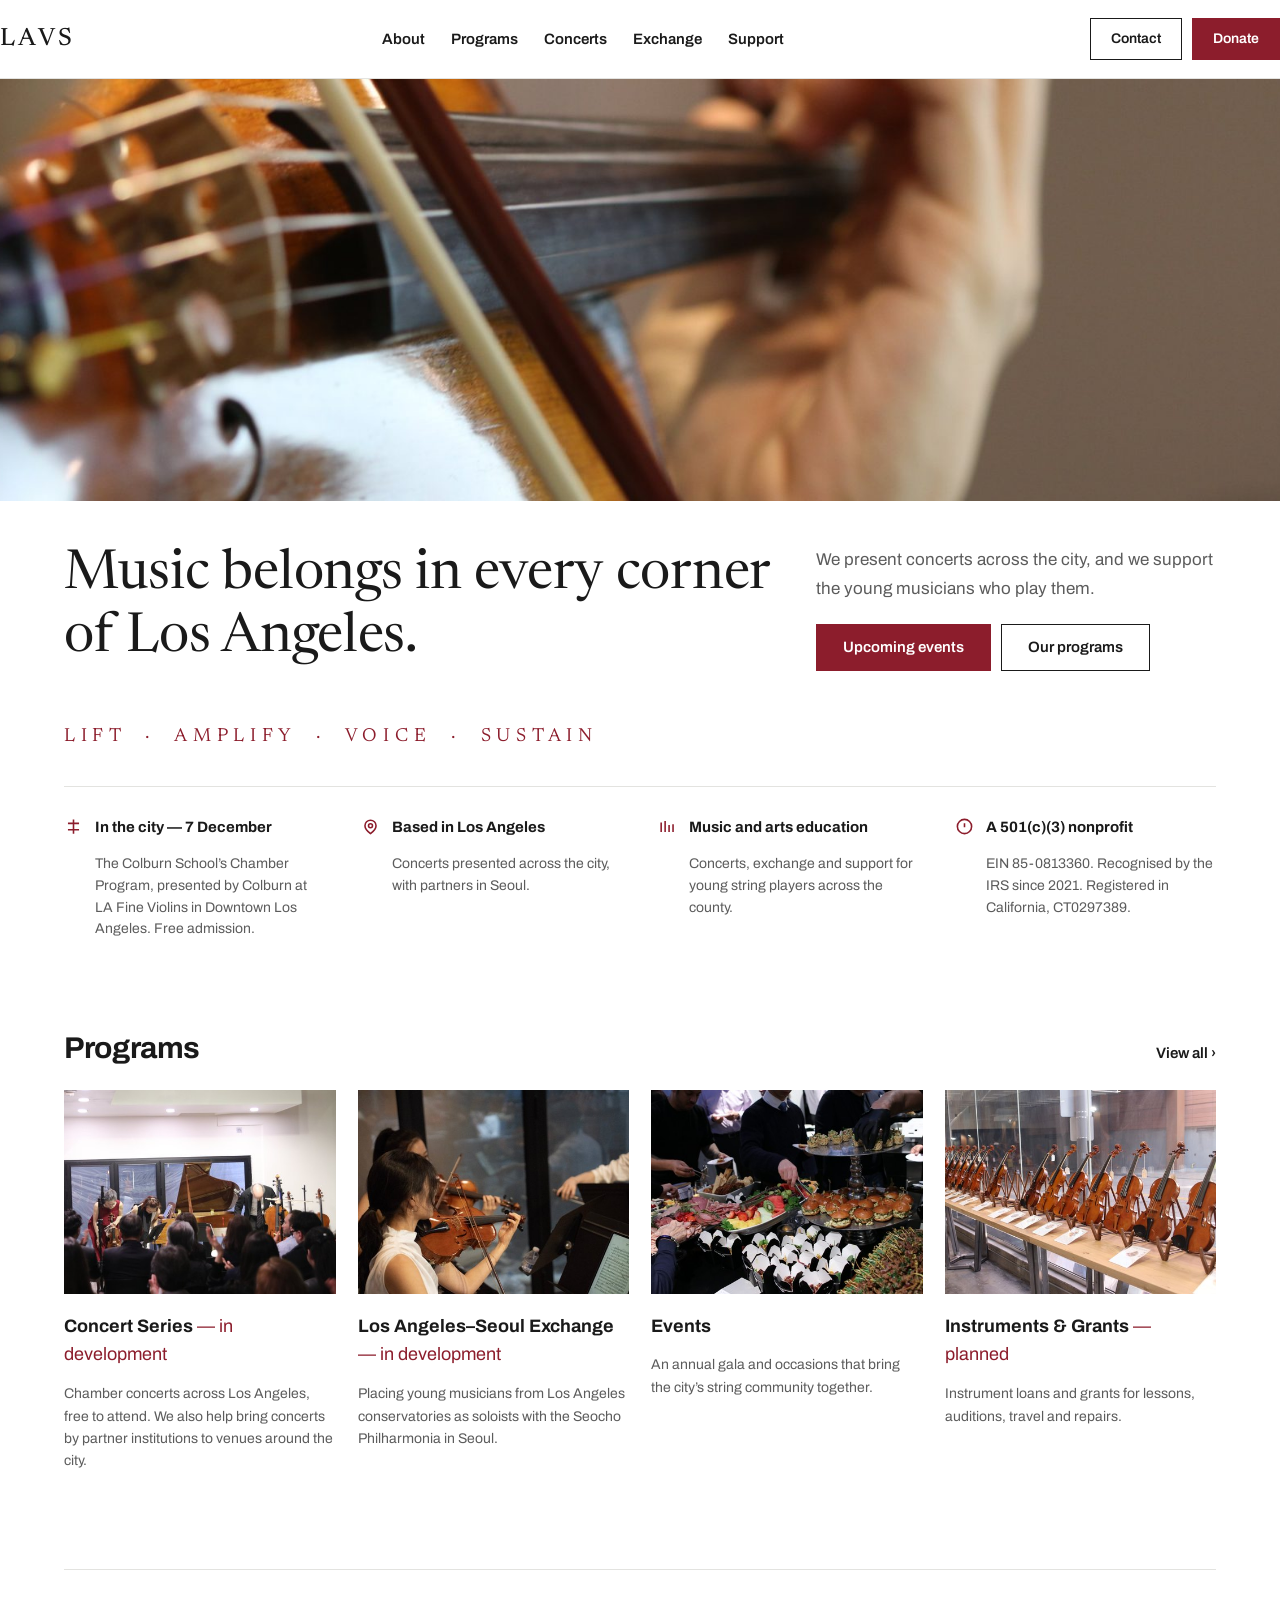
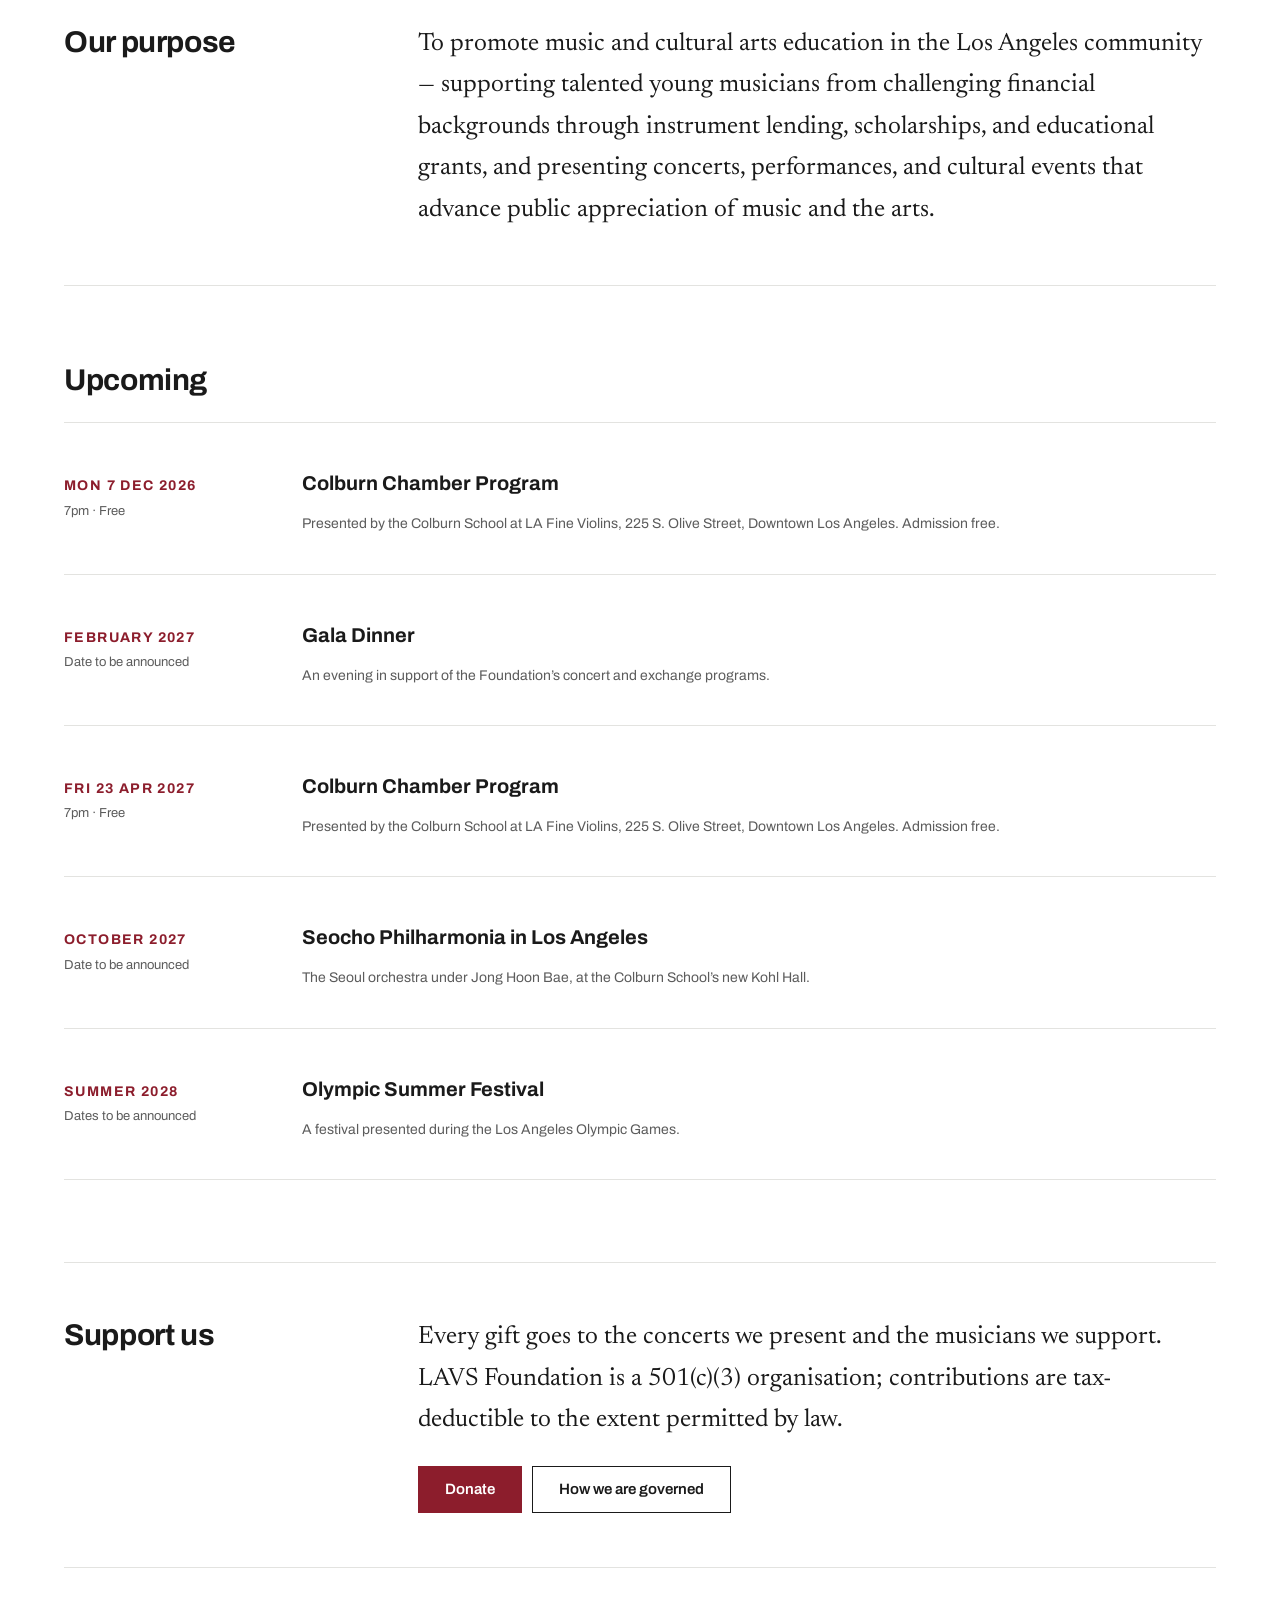
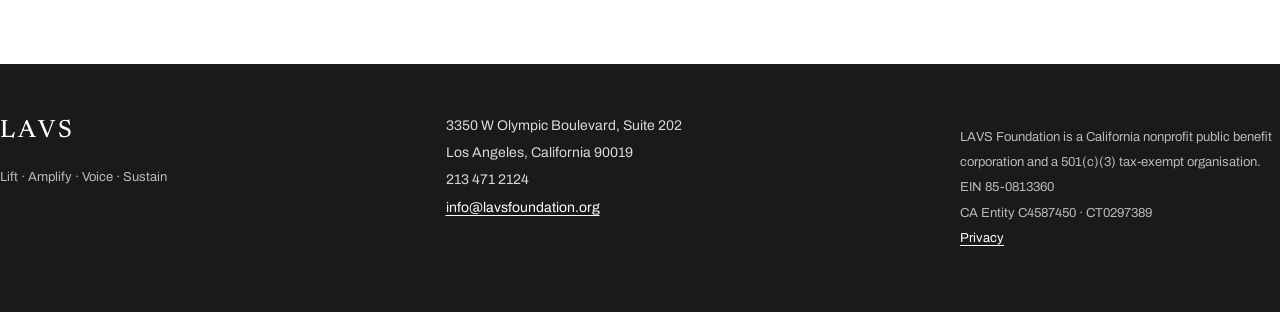
<file: index.html>
<!doctype html>
<html lang="en">
<head>
<!-- Google tag (gtag.js) -->
<script async src="https://www.googletagmanager.com/gtag/js?id=G-RJKLTSGVB6"></script>
<script>
  window.dataLayer = window.dataLayer || [];
  function gtag(){dataLayer.push(arguments);}
  gtag('js', new Date());
  gtag('config', 'G-RJKLTSGVB6');
</script>
<meta charset="utf-8">
<meta name="viewport" content="width=device-width, initial-scale=1">
<title>LAVS Foundation — Music belongs in every corner of Los Angeles</title>
<meta name="description" content="LAVS Foundation presents concerts across Los Angeles and supports the young musicians who play them. A 501(c)(3) nonprofit.">
<meta property="og:title" content="LAVS Foundation">
<meta property="og:description" content="Music belongs in every corner of Los Angeles.">
<meta property="og:type" content="website">
<link rel="preconnect" href="https://fonts.gstatic.com" crossorigin>
<link rel="stylesheet" href="https://fonts.googleapis.com/css2?family=Newsreader:opsz,wght@6..72,300;6..72,400;6..72,500&family=Archivo:wght@400;500;600;700&display=swap">
<link rel="stylesheet" href="styles.css">
</head>
<body>

<a class="skip" href="#main">Skip to content</a>

<header class="masthead">
  <div class="wrap masthead__inner">
    <a class="wordmark" href="/">LAVS</a>

    <nav class="nav" id="nav" aria-label="Main">
      <a href="about.html">About</a>
      <a href="#programs">Programs</a>
      <a href="#upcoming">Concerts</a>
      <a href="#programs">Exchange</a>
      <a href="support.html">Support</a>
    </nav>

    <div class="masthead__actions">
      <a class="btn btn--ghost-desktop" href="#contact">Contact</a>
      <a class="btn btn--solid" href="https://www.paypal.com/donate/?hosted_button_id=WNF7NLER56RG4" target="_blank" rel="noopener">Donate</a>
      <button class="navtoggle" id="navtoggle" aria-expanded="false" aria-controls="nav">
        <span class="navtoggle__bars" aria-hidden="true"></span>Menu
      </button>
    </div>
  </div>
  <div class="wrap" id="navmobile"></div>
</header>

<main id="main">

  <div class="hero">
    <img src="images/hero-1600.jpg"
         srcset="images/hero-640.jpg 640w, images/hero-1000.jpg 1000w, images/hero-1600.jpg 1600w"
         sizes="100vw"
         width="1600" height="520"
         alt="Close view of a violin, bow and left hand on the fingerboard">
  </div>

  <div class="wrap">

    <div class="lede">
      <div class="lede__text">
        <h1>Music belongs in every corner of Los Angeles.</h1>
      </div>
      <div class="lede__aside">
        <p>We present concerts across the city, and we support the young musicians who play them.</p>
        <div class="lede__cta">
          <a class="btn btn--solid btn--lg" href="#upcoming">Upcoming events</a>
          <a class="btn btn--lg" href="#programs">Our programs</a>
        </div>
      </div>
    </div>

    <p class="motto">Lift &nbsp;&middot;&nbsp; Amplify &nbsp;&middot;&nbsp; Voice &nbsp;&middot;&nbsp; Sustain</p>

    <div class="facts">
      <div class="fact">
        <svg width="19" height="19" viewBox="0 0 24 24" fill="none" stroke="#8C1D2C" stroke-width="2" aria-hidden="true"><path d="M12 3v18M5 8h14M5 16h14"/></svg>
        <div>
          <div class="fact__t">In the city &mdash; 7 December</div>
          <p class="fact__d">The Colburn School&rsquo;s Chamber Program, presented by Colburn at LA Fine Violins in Downtown Los Angeles. Free admission.</p>
        </div>
      </div>
      <div class="fact">
        <svg width="19" height="19" viewBox="0 0 24 24" fill="none" stroke="#8C1D2C" stroke-width="2" aria-hidden="true"><path d="M12 21s-7-5.2-7-10a7 7 0 1114 0c0 4.8-7 10-7 10z"/><circle cx="12" cy="11" r="2.5"/></svg>
        <div>
          <div class="fact__t">Based in Los Angeles</div>
          <p class="fact__d">Concerts presented across the city, with partners in Seoul.</p>
        </div>
      </div>
      <div class="fact">
        <svg width="19" height="19" viewBox="0 0 24 24" fill="none" stroke="#8C1D2C" stroke-width="2" aria-hidden="true"><path d="M4 19V7m5 12V5m5 14v-9m5 9V9"/></svg>
        <div>
          <div class="fact__t">Music and arts education</div>
          <p class="fact__d">Concerts, exchange and support for young string players across the county.</p>
        </div>
      </div>
      <div class="fact">
        <svg width="19" height="19" viewBox="0 0 24 24" fill="none" stroke="#8C1D2C" stroke-width="2" aria-hidden="true"><circle cx="12" cy="12" r="9"/><path d="M12 8v5M12 16h.01"/></svg>
        <div>
          <div class="fact__t">A 501(c)(3) nonprofit</div>
          <p class="fact__d">EIN 85-0813360. Recognised by the IRS since 2021. Registered in California, CT0297389.</p>
        </div>
      </div>
    </div>

    <section class="section" id="programs">
      <div class="section__head">
        <h2>Programs</h2>
        <a class="more" href="about.html">View all &rsaquo;</a>
      </div>
      <div class="cards">
        <article>
          <div class="card__plate"><img src="images/curtaincall-480.jpg"
               srcset="images/curtaincall-480.jpg 480w, images/curtaincall-960.jpg 960w"
               sizes="(min-width: 1024px) 300px, (min-width: 600px) 45vw, 90vw"
               width="480" height="360" loading="lazy"
               alt="Three musicians bowing at the end of a concert while the audience applauds"></div>
          <h3 class="card__t">Concert Series <em>&mdash; in development</em></h3>
          <p class="card__d">Chamber concerts across Los Angeles, free to attend. We also help bring concerts by partner institutions to venues around the city.</p>
        </article>
        <article>
          <div class="card__plate"><img src="images/players-480.jpg"
               srcset="images/players-480.jpg 480w, images/players-960.jpg 960w"
               sizes="(min-width: 1024px) 300px, (min-width: 600px) 45vw, 90vw"
               width="480" height="360" loading="lazy"
               alt="Two young violinists playing at a concert in Los Angeles"></div>
          <h3 class="card__t">Los Angeles&ndash;Seoul Exchange <em>&mdash; in development</em></h3>
          <p class="card__d">Placing young musicians from Los Angeles conservatories as soloists with the Seocho Philharmonia in Seoul.</p>
        </article>
        <article>
          <div class="card__plate"><img src="images/reception-480.jpg"
               srcset="images/reception-480.jpg 480w, images/reception-960.jpg 960w"
               sizes="(min-width: 1024px) 300px, (min-width: 600px) 45vw, 90vw"
               width="480" height="360" loading="lazy"
               alt="Guests serving themselves at a reception after a concert"></div>
          <h3 class="card__t">Events</h3>
          <p class="card__d">An annual gala and occasions that bring the city&rsquo;s string community together.</p>
        </article>
        <article>
          <div class="card__plate"><img src="images/instruments-480.jpg"
               srcset="images/instruments-480.jpg 480w, images/instruments-960.jpg 960w"
               sizes="(min-width: 1024px) 300px, (min-width: 600px) 45vw, 90vw"
               width="480" height="360" loading="lazy"
               alt="A row of violins on stands along a workbench, each with a maker's card beside it"></div>
          <h3 class="card__t">Instruments &amp; Grants <em>&mdash; planned</em></h3>
          <p class="card__d">Instrument loans and grants for lessons, auditions, travel and repairs.</p>
        </article>
      </div>
    </section>

    <section class="purpose">
      <h2>Our purpose</h2>
      <p>To promote music and cultural arts education in the Los Angeles community &mdash; supporting talented young musicians from challenging financial backgrounds through instrument lending, scholarships, and educational grants, and presenting concerts, performances, and cultural events that advance public appreciation of music and the arts.</p>
    </section>

    <section class="section" id="upcoming">
      <div class="section__head">
        <h2>Upcoming</h2>
      </div>
      <div class="events">

        <article class="event">
          <div class="event__when">
            <div class="event__date">Mon 7 Dec 2026</div>
            <div class="event__time">7pm &middot; Free</div>
          </div>
          <div>
            <h3 class="event__t">Colburn Chamber Program</h3>
            <p class="event__d">Presented by the Colburn School at LA Fine Violins, 225 S. Olive Street, Downtown Los Angeles. Admission free.</p>
          </div>
        </article>

        <article class="event">
          <div class="event__when">
            <div class="event__date">February 2027</div>
            <div class="event__time">Date to be announced</div>
          </div>
          <div>
            <h3 class="event__t">Gala Dinner</h3>
            <p class="event__d">An evening in support of the Foundation&rsquo;s concert and exchange programs.</p>
          </div>
        </article>

        <article class="event">
          <div class="event__when">
            <div class="event__date">Fri 23 Apr 2027</div>
            <div class="event__time">7pm &middot; Free</div>
          </div>
          <div>
            <h3 class="event__t">Colburn Chamber Program</h3>
            <p class="event__d">Presented by the Colburn School at LA Fine Violins, 225 S. Olive Street, Downtown Los Angeles. Admission free.</p>
          </div>
        </article>

        <article class="event">
          <div class="event__when">
            <div class="event__date">October 2027</div>
            <div class="event__time">Date to be announced</div>
          </div>
          <div>
            <h3 class="event__t">Seocho Philharmonia in Los Angeles</h3>
            <p class="event__d">The Seoul orchestra under Jong Hoon Bae, at the Colburn School&rsquo;s new Kohl Hall.</p>
          </div>
        </article>

        <article class="event">
          <div class="event__when">
            <div class="event__date">Summer 2028</div>
            <div class="event__time">Dates to be announced</div>
          </div>
          <div>
            <h3 class="event__t">Olympic Summer Festival</h3>
            <p class="event__d">A festival presented during the Los Angeles Olympic Games.</p>
          </div>
        </article>

      </div>
    </section>

    <section class="purpose" id="support">
      <h2>Support us</h2>
      <div>
        <p style="margin-bottom:24px">Every gift goes to the concerts we present and the musicians we support. LAVS Foundation is a 501(c)(3) organisation; contributions are tax-deductible to the extent permitted by law.</p>
        <div class="lede__cta">
          <a class="btn btn--solid btn--lg" href="https://www.paypal.com/donate/?hosted_button_id=WNF7NLER56RG4" target="_blank" rel="noopener">Donate</a>
          <a class="btn btn--lg" href="about.html">How we are governed</a>
        </div>
      </div>
    </section>

  </div>
</main>

<footer class="foot" id="contact">
  <div class="wrap foot__inner">
    <div>
      <div class="foot__mark">LAVS</div>
      <p class="foot__motto">Lift &middot; Amplify &middot; Voice &middot; Sustain</p>
    </div>
    <address class="foot__contact" style="font-style:normal">
      3350 W Olympic Boulevard, Suite 202<br>
      Los Angeles, California 90019<br>
      213&thinsp;471&thinsp;2124<br>
      <a href="mailto:info@lavsfoundation.org">info@lavsfoundation.org</a>
    </address>
    <p class="foot__legal">
      LAVS Foundation is a California nonprofit public benefit corporation and a 501(c)(3) tax-exempt organisation.<br>
      EIN 85-0813360<br>
      CA Entity C4587450 &middot; CT0297389<br>
      <a href="privacy.html">Privacy</a>
    </p>
  </div>
</footer>

<script>
(function () {
  var btn = document.getElementById('navtoggle');
  var nav = document.getElementById('nav');
  var slot = document.getElementById('navmobile');
  if (!btn || !nav || !slot) return;
  btn.addEventListener('click', function () {
    var open = btn.getAttribute('aria-expanded') === 'true';
    btn.setAttribute('aria-expanded', String(!open));
    if (open) {
      nav.classList.remove('nav--open');
      nav.style.display = '';
    } else {
      slot.appendChild(nav);
      nav.classList.add('nav--open');
      nav.style.display = 'flex';
    }
  });
})();
</script>

</body>
</html>
</file>
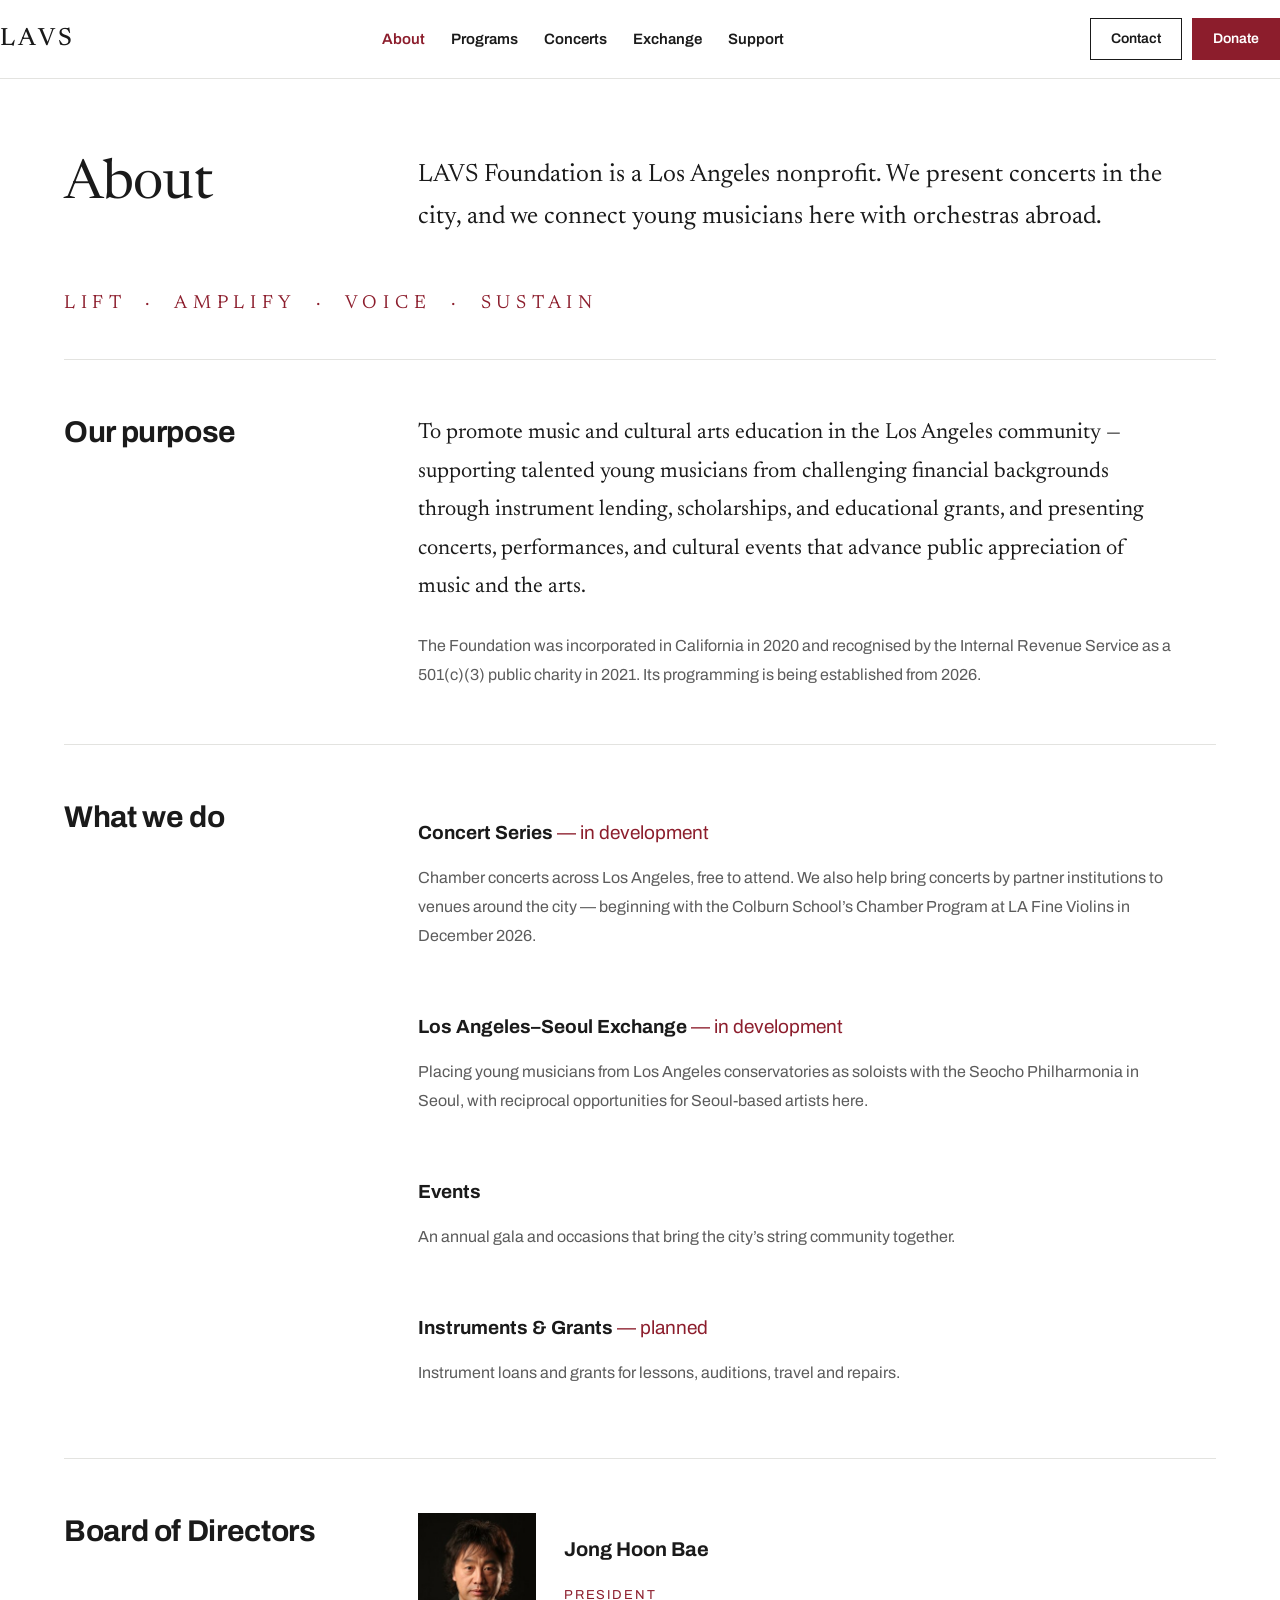
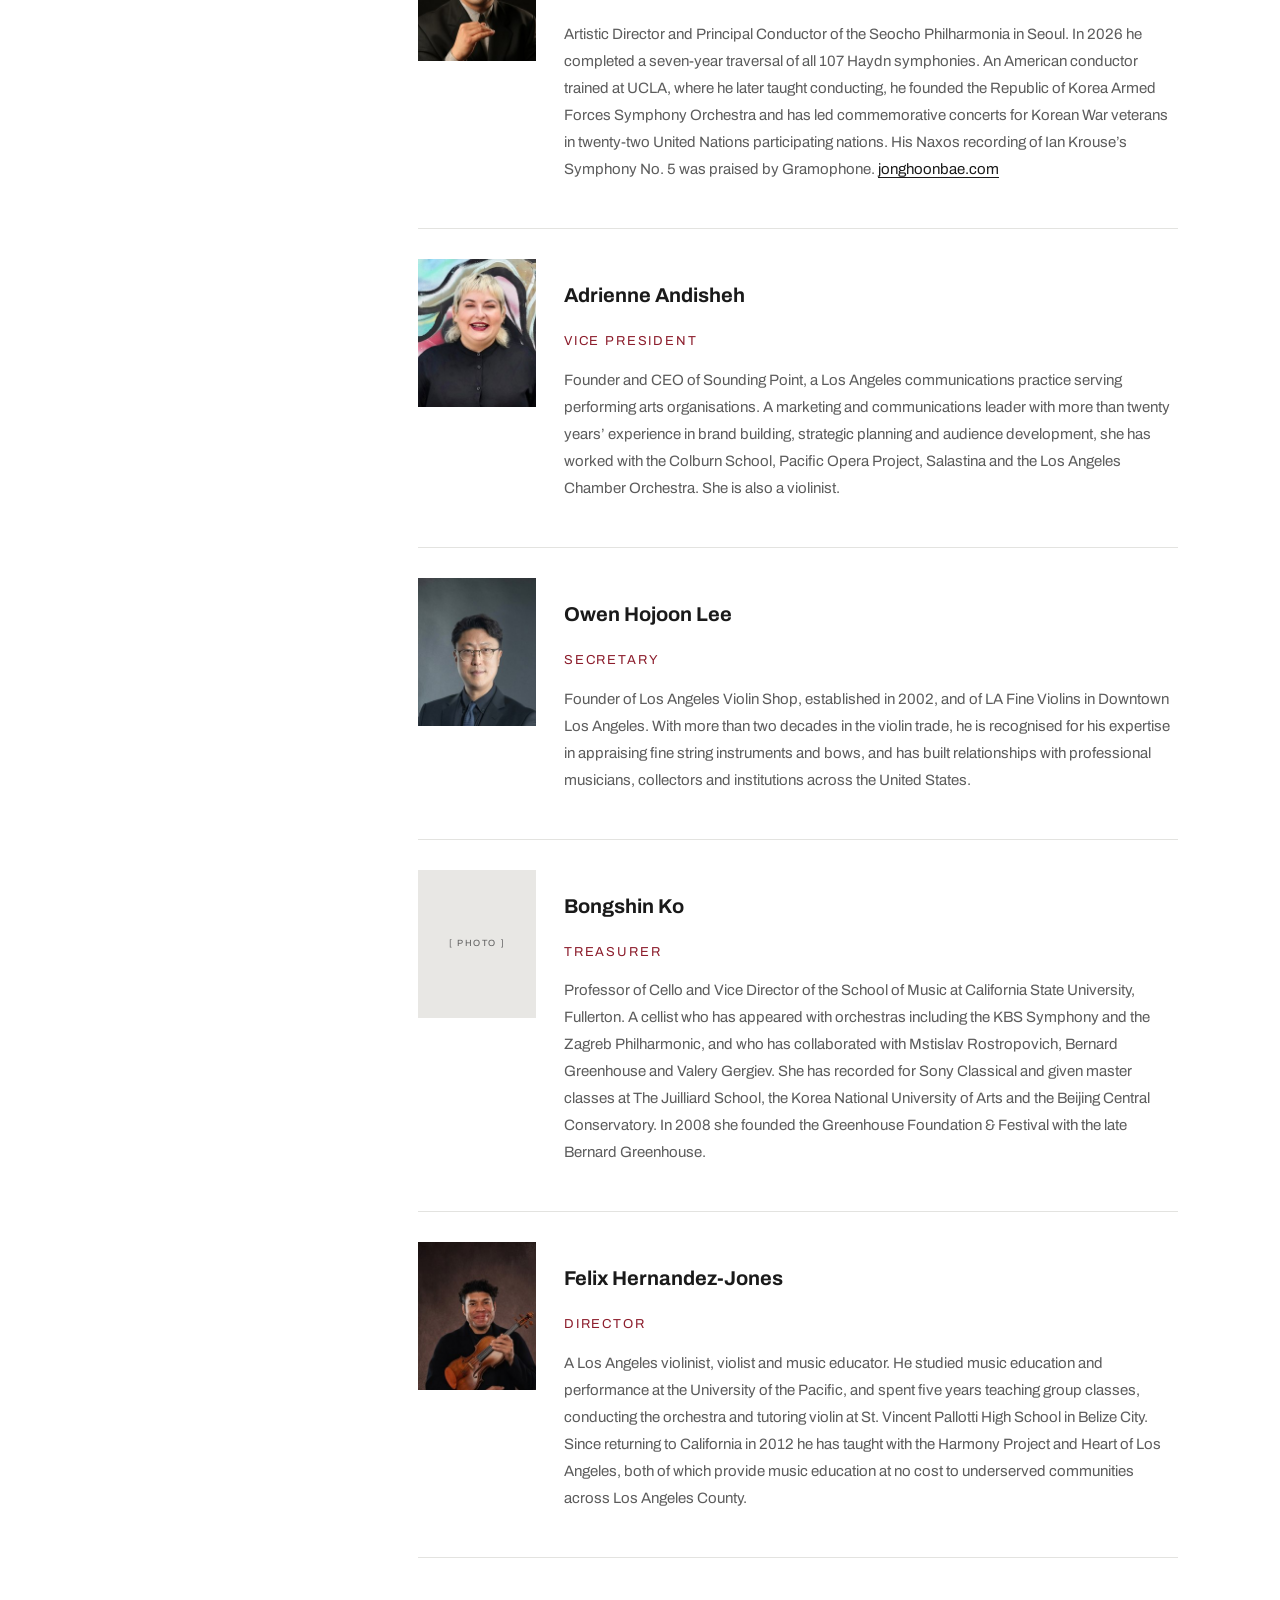
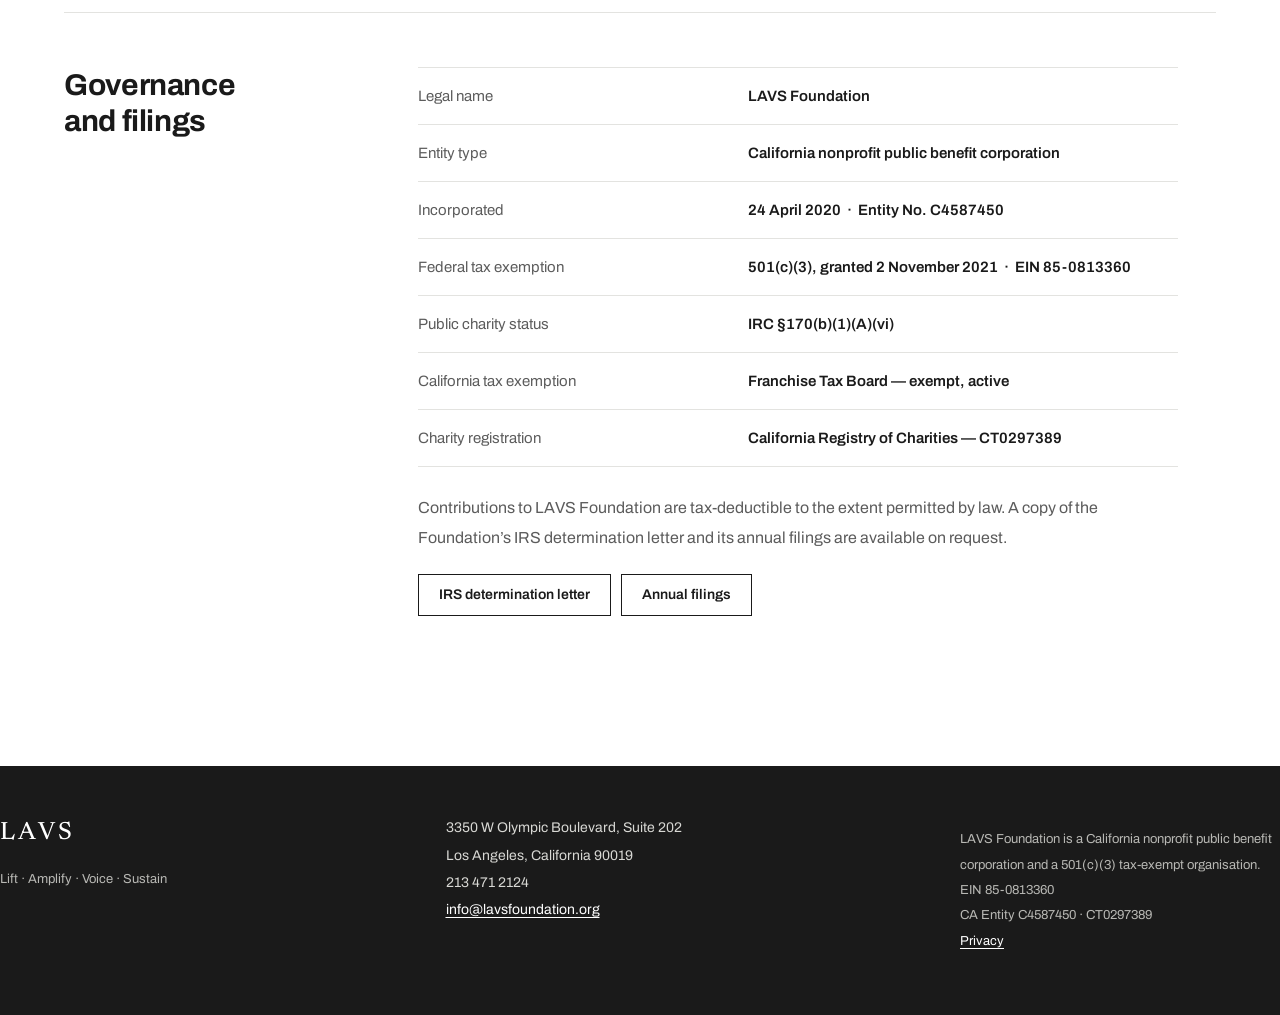
<file: about.html>
<!doctype html>
<html lang="en">
<head>
<!-- Google tag (gtag.js) -->
<script async src="https://www.googletagmanager.com/gtag/js?id=G-RJKLTSGVB6"></script>
<script>
  window.dataLayer = window.dataLayer || [];
  function gtag(){dataLayer.push(arguments);}
  gtag('js', new Date());
  gtag('config', 'G-RJKLTSGVB6');
</script>
<meta charset="utf-8">
<meta name="viewport" content="width=device-width, initial-scale=1">
<title>About — LAVS Foundation</title>
<meta name="description" content="LAVS Foundation is a Los Angeles nonprofit presenting concerts in the city and connecting young musicians here with orchestras abroad. Board, purpose, governance and filings.">
<meta property="og:title" content="About — LAVS Foundation">
<meta property="og:type" content="website">
<link rel="preconnect" href="https://fonts.gstatic.com" crossorigin>
<link rel="stylesheet" href="https://fonts.googleapis.com/css2?family=Newsreader:opsz,wght@6..72,300;6..72,400;6..72,500&family=Archivo:wght@400;500;600;700&display=swap">
<link rel="stylesheet" href="styles.css">
</head>
<body>

<a class="skip" href="#main">Skip to content</a>

<header class="masthead">
  <div class="wrap masthead__inner">
    <a class="wordmark" href="index.html">LAVS</a>

    <nav class="nav" id="nav" aria-label="Main">
      <a href="about.html" aria-current="page">About</a>
      <a href="index.html#programs">Programs</a>
      <a href="index.html#upcoming">Concerts</a>
      <a href="index.html#programs">Exchange</a>
      <a href="support.html">Support</a>
    </nav>

    <div class="masthead__actions">
      <a class="btn btn--ghost-desktop" href="#contact">Contact</a>
      <a class="btn btn--solid" href="https://www.paypal.com/donate/?hosted_button_id=WNF7NLER56RG4" target="_blank" rel="noopener">Donate</a>
      <button class="navtoggle" id="navtoggle" aria-expanded="false" aria-controls="nav">
        <span class="navtoggle__bars" aria-hidden="true"></span>Menu
      </button>
    </div>
  </div>
  <div class="wrap" id="navmobile"></div>
</header>

<main id="main">
  <div class="wrap">

    <div class="pagehead">
      <h1>About</h1>
      <p>LAVS Foundation is a Los Angeles nonprofit. We present concerts in the city, and we connect young musicians here with orchestras abroad.</p>
    </div>

    <p class="motto">Lift &nbsp;&middot;&nbsp; Amplify &nbsp;&middot;&nbsp; Voice &nbsp;&middot;&nbsp; Sustain</p>

    <section class="split" style="margin-top:40px">
      <h2>Our purpose</h2>
      <div class="split__body">
        <p class="lead">To promote music and cultural arts education in the Los Angeles community &mdash; supporting talented young musicians from challenging financial backgrounds through instrument lending, scholarships, and educational grants, and presenting concerts, performances, and cultural events that advance public appreciation of music and the arts.</p>
        <p class="note">The Foundation was incorporated in California in 2020 and recognised by the Internal Revenue Service as a 501(c)(3) public charity in 2021. Its programming is being established from 2026.</p>
      </div>
    </section>

    <section class="split">
      <h2>What we do</h2>
      <div class="split__body stack">
        <div>
          <h3 class="stack__t">Concert Series <em>&mdash; in development</em></h3>
          <p class="stack__d">Chamber concerts across Los Angeles, free to attend. We also help bring concerts by partner institutions to venues around the city &mdash; beginning with the Colburn School&rsquo;s Chamber Program at LA Fine Violins in December 2026.</p>
        </div>
        <div>
          <h3 class="stack__t">Los Angeles&ndash;Seoul Exchange <em>&mdash; in development</em></h3>
          <p class="stack__d">Placing young musicians from Los Angeles conservatories as soloists with the Seocho Philharmonia in Seoul, with reciprocal opportunities for Seoul-based artists here.</p>
        </div>
        <div>
          <h3 class="stack__t">Events</h3>
          <p class="stack__d">An annual gala and occasions that bring the city&rsquo;s string community together.</p>
        </div>
        <div>
          <h3 class="stack__t">Instruments &amp; Grants <em>&mdash; planned</em></h3>
          <p class="stack__d">Instrument loans and grants for lessons, auditions, travel and repairs.</p>
        </div>
      </div>
    </section>

    <section class="split">
      <h2>Board of Directors</h2>
      <div class="split__body">

        <article class="person">
          <div class="person__photo"><img src="images/board-bae-240-v2.jpg"
               srcset="images/board-bae-240-v2.jpg 240w, images/board-bae-480-v2.jpg 480w"
               sizes="118px" width="240" height="300" loading="lazy"
               alt="Jong Hoon Bae"></div>
          <div>
            <h3 class="person__name">Jong Hoon Bae</h3>
            <p class="person__role">President</p>
            <p class="person__bio">Artistic Director and Principal Conductor of the Seocho Philharmonia in Seoul. In 2026 he completed a seven-year traversal of all 107 Haydn symphonies. An American conductor trained at UCLA, where he later taught conducting, he founded the Republic of Korea Armed Forces Symphony Orchestra and has led commemorative concerts for Korean War veterans in twenty-two United Nations participating nations. His Naxos recording of Ian Krouse&rsquo;s Symphony No.&nbsp;5 was praised by Gramophone. <a href="https://jonghoonbae.com/" target="_blank" rel="noopener" style="text-decoration:underline;text-underline-offset:3px">jonghoonbae.com</a></p>
          </div>
        </article>

        <article class="person">
          <div class="person__photo"><img src="images/board-adrienne-240.jpg"
               srcset="images/board-adrienne-240.jpg 240w, images/board-adrienne-480.jpg 480w"
               sizes="118px" width="240" height="300" loading="lazy"
               alt="Adrienne Andisheh"></div>
          <div>
            <h3 class="person__name">Adrienne Andisheh</h3>
            <p class="person__role">Vice President</p>
            <p class="person__bio">Founder and CEO of Sounding Point, a Los Angeles communications practice serving performing arts organisations. A marketing and communications leader with more than twenty years&rsquo; experience in brand building, strategic planning and audience development, she has worked with the Colburn School, Pacific Opera Project, Salastina and the Los Angeles Chamber Orchestra. She is also a violinist.</p>
          </div>
        </article>

        <article class="person">
          <div class="person__photo"><img src="images/board-owen-240-v2.jpg"
               srcset="images/board-owen-240-v2.jpg 240w, images/board-owen-480-v2.jpg 480w"
               sizes="118px" width="240" height="300" loading="lazy"
               alt="Owen Hojoon Lee"></div>
          <div>
            <h3 class="person__name">Owen Hojoon Lee</h3>
            <p class="person__role">Secretary</p>
            <p class="person__bio">Founder of Los Angeles Violin Shop, established in 2002, and of LA Fine Violins in Downtown Los Angeles. With more than two decades in the violin trade, he is recognised for his expertise in appraising fine string instruments and bows, and has built relationships with professional musicians, collectors and institutions across the United States.</p>
          </div>
        </article>

        <article class="person">
          <div class="person__photo"><span>[ Photo ]</span></div>
          <div>
            <h3 class="person__name">Bongshin Ko</h3>
            <p class="person__role">Treasurer</p>
            <p class="person__bio">Professor of Cello and Vice Director of the School of Music at California State University, Fullerton. A cellist who has appeared with orchestras including the KBS Symphony and the Zagreb Philharmonic, and who has collaborated with Mstislav Rostropovich, Bernard Greenhouse and Valery Gergiev. She has recorded for Sony Classical and given master classes at The Juilliard School, the Korea National University of Arts and the Beijing Central Conservatory. In 2008 she founded the Greenhouse Foundation &amp; Festival with the late Bernard Greenhouse.</p>
          </div>
        </article>

        <article class="person">
          <div class="person__photo"><img src="images/board-felix-violin-240.jpg"
               srcset="images/board-felix-violin-240.jpg 240w, images/board-felix-violin-480.jpg 480w"
               sizes="118px" width="240" height="300" loading="lazy"
               alt="Felix Hernandez-Jones"></div>
          <div>
            <h3 class="person__name">Felix Hernandez-Jones</h3>
            <p class="person__role">Director</p>
            <p class="person__bio">A Los Angeles violinist, violist and music educator. He studied music education and performance at the University of the Pacific, and spent five years teaching group classes, conducting the orchestra and tutoring violin at St. Vincent Pallotti High School in Belize City. Since returning to California in 2012 he has taught with the Harmony Project and Heart of Los Angeles, both of which provide music education at no cost to underserved communities across Los Angeles County.</p>
          </div>
        </article>

      </div>
    </section>

    <section class="split">
      <h2>Governance<br>and filings</h2>
      <div class="split__body">
        <div class="rows">
          <div class="row"><div class="row__k">Legal name</div><div class="row__v">LAVS Foundation</div></div>
          <div class="row"><div class="row__k">Entity type</div><div class="row__v">California nonprofit public benefit corporation</div></div>
          <div class="row"><div class="row__k">Incorporated</div><div class="row__v">24 April 2020 &nbsp;&middot;&nbsp; Entity No. C4587450</div></div>
          <div class="row"><div class="row__k">Federal tax exemption</div><div class="row__v">501(c)(3), granted 2 November 2021 &nbsp;&middot;&nbsp; EIN 85-0813360</div></div>
          <div class="row"><div class="row__k">Public charity status</div><div class="row__v">IRC &sect;170(b)(1)(A)(vi)</div></div>
          <div class="row"><div class="row__k">California tax exemption</div><div class="row__v">Franchise Tax Board &mdash; exempt, active</div></div>
          <div class="row"><div class="row__k">Charity registration</div><div class="row__v">California Registry of Charities &mdash; CT0297389</div></div>
        </div>
        <p class="note" style="margin-top:26px">Contributions to LAVS Foundation are tax-deductible to the extent permitted by law. A copy of the Foundation&rsquo;s IRS determination letter and its annual filings are available on request.</p>
        <div class="filebtns">
          <a class="btn" href="mailto:info@lavsfoundation.org?subject=IRS%20determination%20letter">IRS determination letter</a>
          <a class="btn" href="mailto:info@lavsfoundation.org?subject=Annual%20filings">Annual filings</a>
        </div>
      </div>
    </section>

  </div>
</main>

<footer class="foot" id="contact">
  <div class="wrap foot__inner">
    <div>
      <div class="foot__mark">LAVS</div>
      <p class="foot__motto">Lift &middot; Amplify &middot; Voice &middot; Sustain</p>
    </div>
    <address class="foot__contact" style="font-style:normal">
      3350 W Olympic Boulevard, Suite 202<br>
      Los Angeles, California 90019<br>
      213&thinsp;471&thinsp;2124<br>
      <a href="mailto:info@lavsfoundation.org">info@lavsfoundation.org</a>
    </address>
    <p class="foot__legal">
      LAVS Foundation is a California nonprofit public benefit corporation and a 501(c)(3) tax-exempt organisation.<br>
      EIN 85-0813360<br>
      CA Entity C4587450 &middot; CT0297389<br>
      <a href="privacy.html">Privacy</a>
    </p>
  </div>
</footer>

<script>
(function () {
  var btn = document.getElementById('navtoggle');
  var nav = document.getElementById('nav');
  var slot = document.getElementById('navmobile');
  if (!btn || !nav || !slot) return;
  btn.addEventListener('click', function () {
    var open = btn.getAttribute('aria-expanded') === 'true';
    btn.setAttribute('aria-expanded', String(!open));
    if (open) {
      nav.classList.remove('nav--open');
      nav.style.display = '';
    } else {
      slot.appendChild(nav);
      nav.classList.add('nav--open');
      nav.style.display = 'flex';
    }
  });
})();
</script>

</body>
</html>
</file>
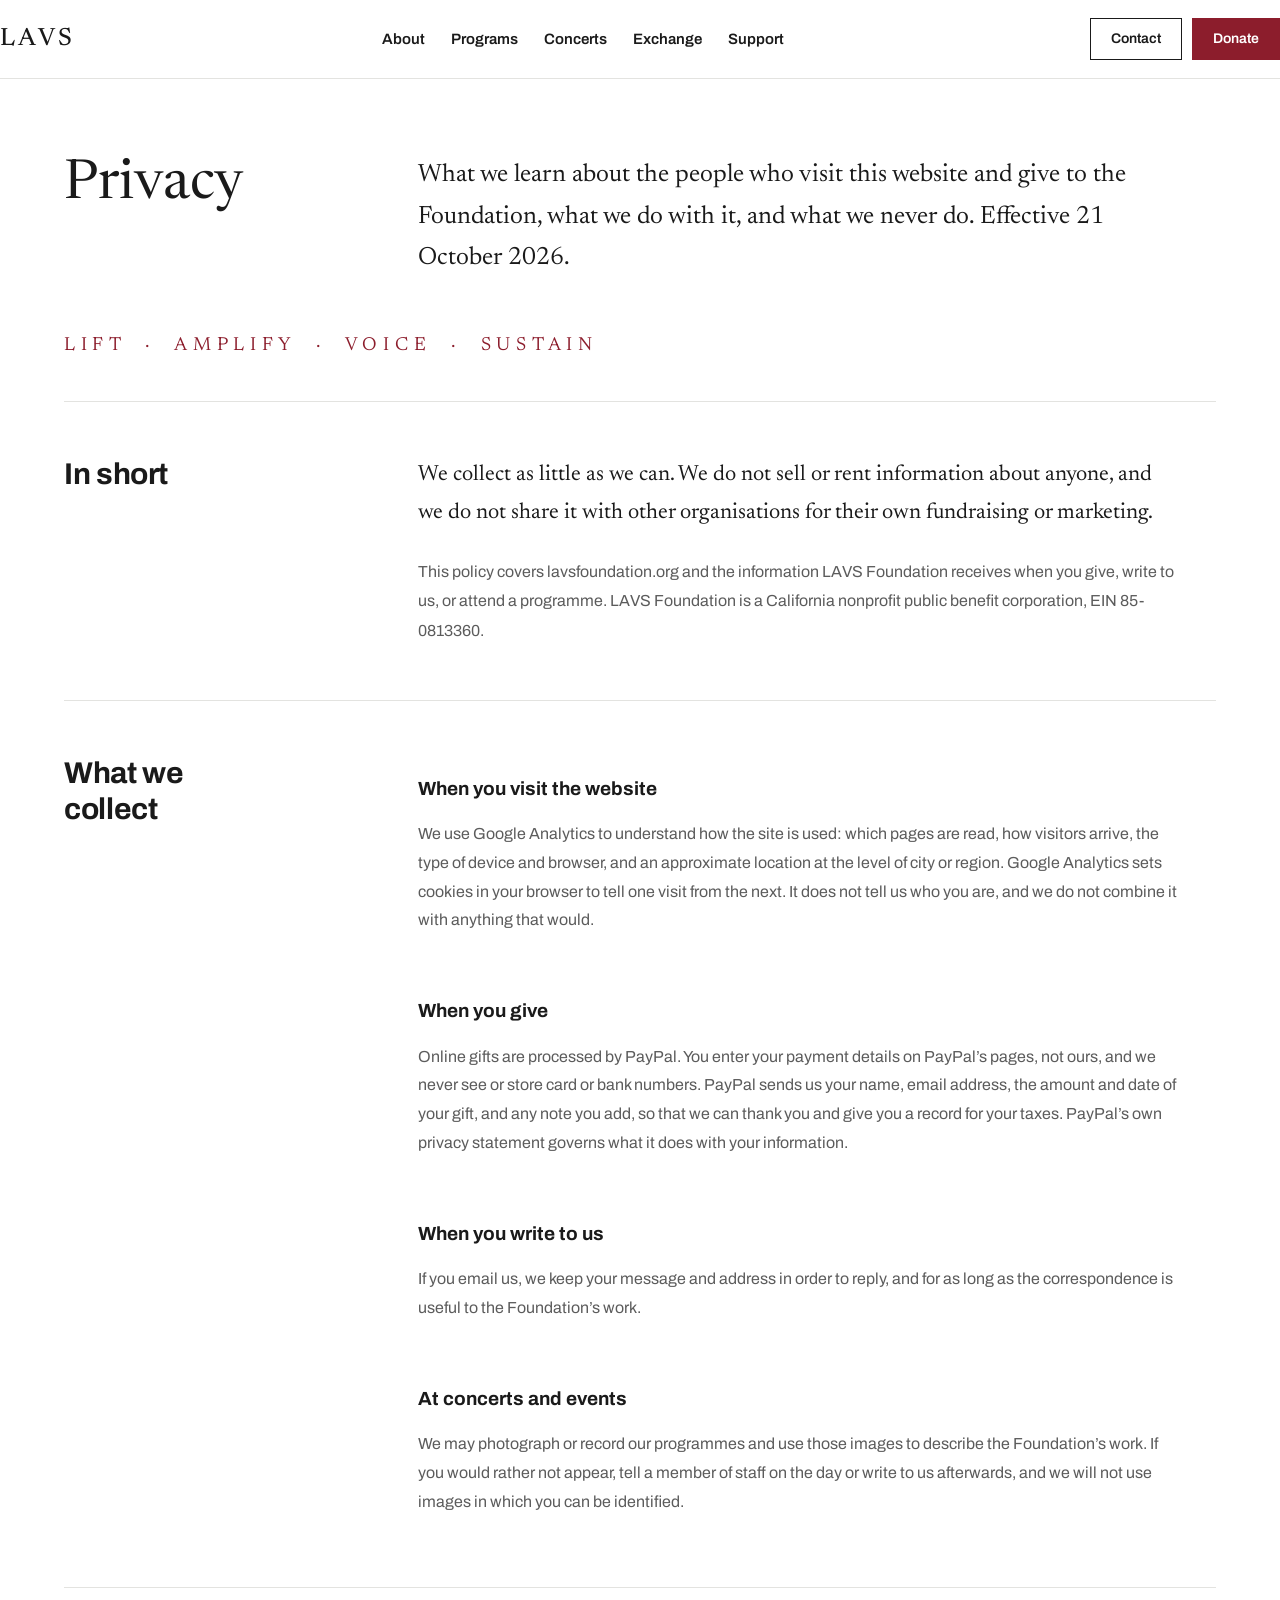
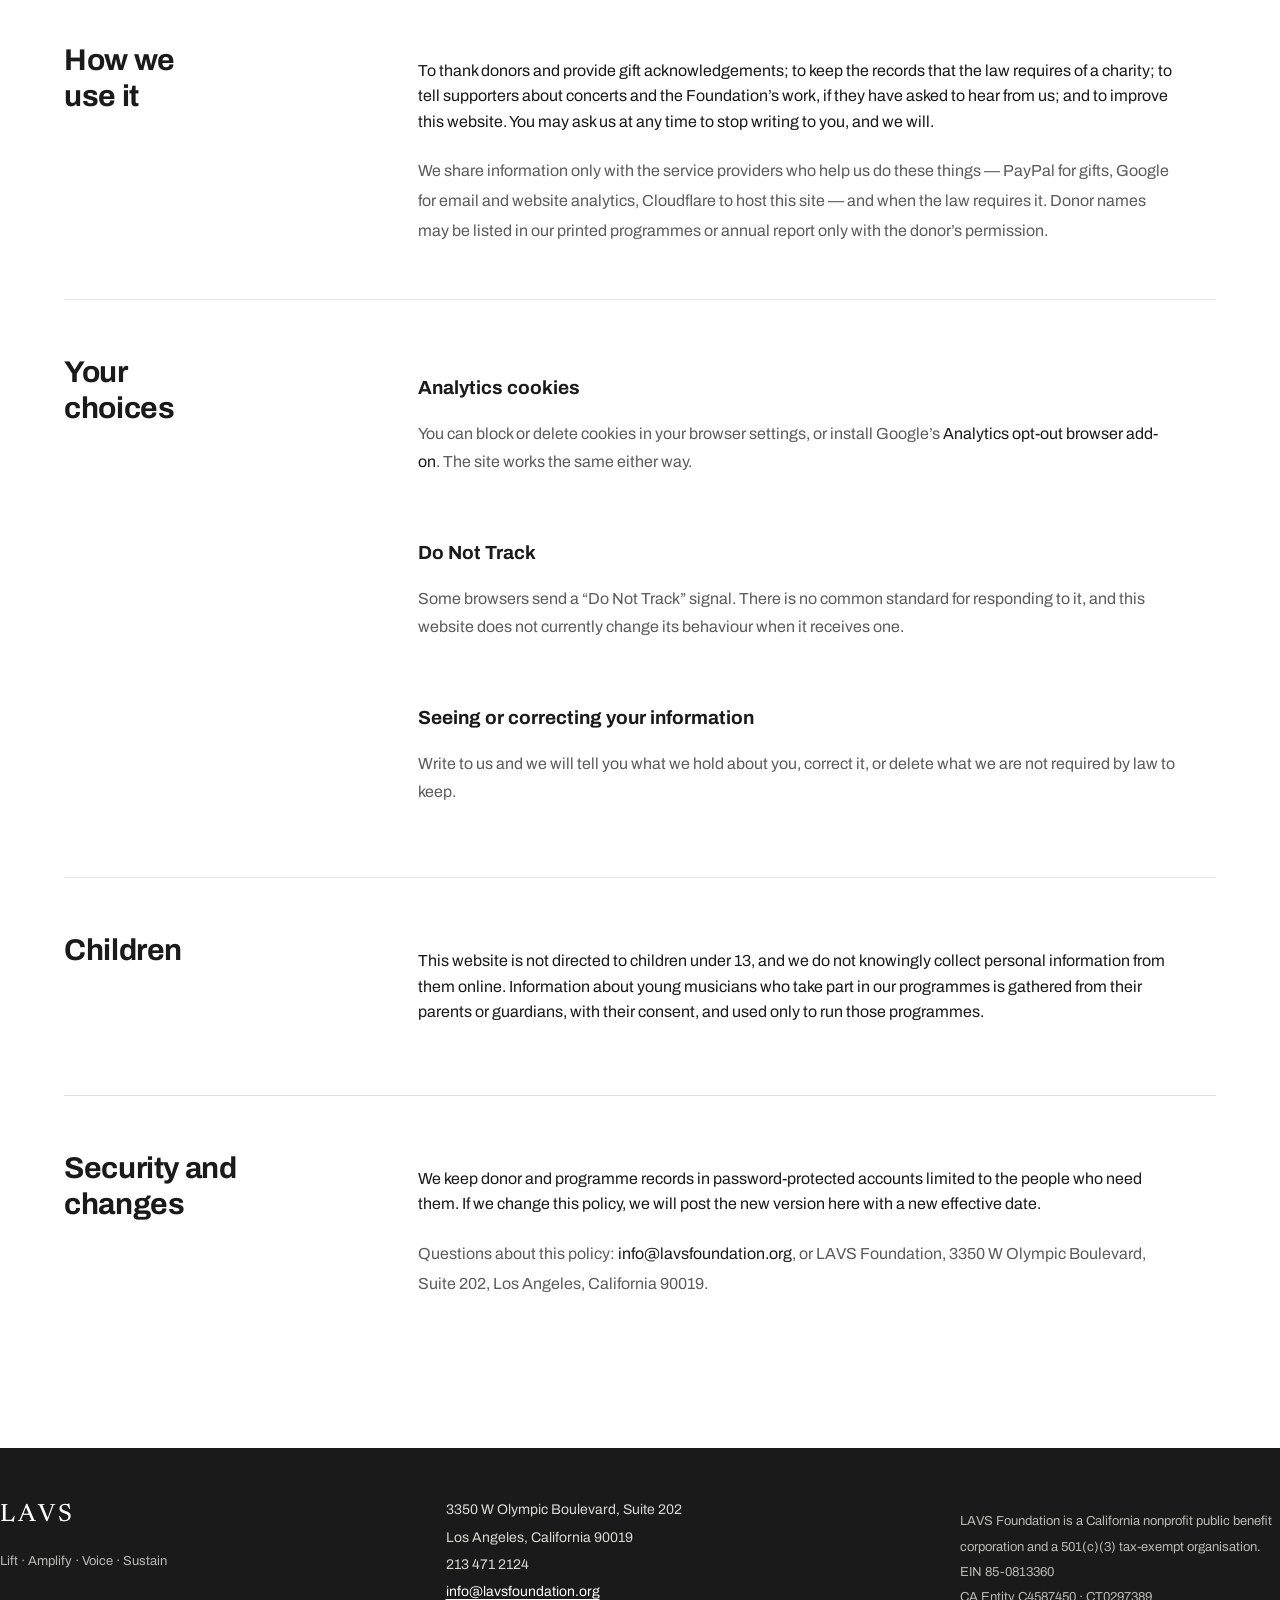
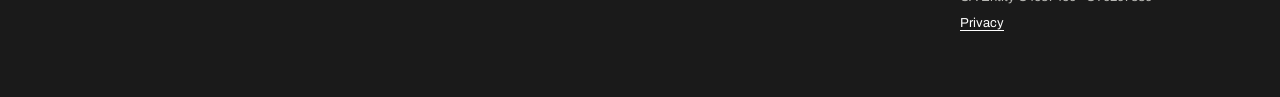
<file: privacy.html>
<!doctype html>
<html lang="en">
<head>
<!-- Google tag (gtag.js) -->
<script async src="https://www.googletagmanager.com/gtag/js?id=G-RJKLTSGVB6"></script>
<script>
  window.dataLayer = window.dataLayer || [];
  function gtag(){dataLayer.push(arguments);}
  gtag('js', new Date());
  gtag('config', 'G-RJKLTSGVB6');
</script>
<meta charset="utf-8">
<meta name="viewport" content="width=device-width, initial-scale=1">
<title>Privacy — LAVS Foundation</title>
<meta name="description" content="How LAVS Foundation collects, uses and protects information about visitors to lavsfoundation.org and people who give to the Foundation.">
<meta property="og:title" content="Privacy — LAVS Foundation">
<meta property="og:type" content="website">
<link rel="preconnect" href="https://fonts.gstatic.com" crossorigin>
<link rel="stylesheet" href="https://fonts.googleapis.com/css2?family=Newsreader:opsz,wght@6..72,300;6..72,400;6..72,500&family=Archivo:wght@400;500;600;700&display=swap">
<link rel="stylesheet" href="styles.css">
</head>
<body>

<a class="skip" href="#main">Skip to content</a>

<header class="masthead">
  <div class="wrap masthead__inner">
    <a class="wordmark" href="index.html">LAVS</a>

    <nav class="nav" id="nav" aria-label="Main">
      <a href="about.html">About</a>
      <a href="index.html#programs">Programs</a>
      <a href="index.html#upcoming">Concerts</a>
      <a href="index.html#programs">Exchange</a>
      <a href="support.html">Support</a>
    </nav>

    <div class="masthead__actions">
      <a class="btn btn--ghost-desktop" href="#contact">Contact</a>
      <a class="btn btn--solid" href="https://www.paypal.com/donate/?hosted_button_id=WNF7NLER56RG4" target="_blank" rel="noopener">Donate</a>
      <button class="navtoggle" id="navtoggle" aria-expanded="false" aria-controls="nav">
        <span class="navtoggle__bars" aria-hidden="true"></span>Menu
      </button>
    </div>
  </div>
  <div class="wrap" id="navmobile"></div>
</header>

<main id="main">
  <div class="wrap">

    <div class="pagehead">
      <h1>Privacy</h1>
      <p>What we learn about the people who visit this website and give to the Foundation, what we do with it, and what we never do. Effective 21 October 2026.</p>
    </div>

    <p class="motto">Lift &nbsp;&middot;&nbsp; Amplify &nbsp;&middot;&nbsp; Voice &nbsp;&middot;&nbsp; Sustain</p>

    <section class="split" style="margin-top:40px">
      <h2>In short</h2>
      <div class="split__body">
        <p class="lead">We collect as little as we can. We do not sell or rent information about anyone, and we do not share it with other organisations for their own fundraising or marketing.</p>
        <p class="note">This policy covers lavsfoundation.org and the information LAVS Foundation receives when you give, write to us, or attend a programme. LAVS Foundation is a California nonprofit public benefit corporation, EIN 85-0813360.</p>
      </div>
    </section>

    <section class="split">
      <h2>What we<br>collect</h2>
      <div class="split__body stack">
        <div>
          <h3 class="stack__t">When you visit the website</h3>
          <p class="stack__d">We use Google Analytics to understand how the site is used: which pages are read, how visitors arrive, the type of device and browser, and an approximate location at the level of city or region. Google Analytics sets cookies in your browser to tell one visit from the next. It does not tell us who you are, and we do not combine it with anything that would.</p>
        </div>
        <div>
          <h3 class="stack__t">When you give</h3>
          <p class="stack__d">Online gifts are processed by PayPal. You enter your payment details on PayPal&rsquo;s pages, not ours, and we never see or store card or bank numbers. PayPal sends us your name, email address, the amount and date of your gift, and any note you add, so that we can thank you and give you a record for your taxes. PayPal&rsquo;s own privacy statement governs what it does with your information.</p>
        </div>
        <div>
          <h3 class="stack__t">When you write to us</h3>
          <p class="stack__d">If you email us, we keep your message and address in order to reply, and for as long as the correspondence is useful to the Foundation&rsquo;s work.</p>
        </div>
        <div>
          <h3 class="stack__t">At concerts and events</h3>
          <p class="stack__d">We may photograph or record our programmes and use those images to describe the Foundation&rsquo;s work. If you would rather not appear, tell a member of staff on the day or write to us afterwards, and we will not use images in which you can be identified.</p>
        </div>
      </div>
    </section>

    <section class="split">
      <h2>How we<br>use it</h2>
      <div class="split__body">
        <p class="measure">To thank donors and provide gift acknowledgements; to keep the records that the law requires of a charity; to tell supporters about concerts and the Foundation&rsquo;s work, if they have asked to hear from us; and to improve this website. You may ask us at any time to stop writing to you, and we will.</p>
        <p class="note" style="margin-top:22px">We share information only with the service providers who help us do these things &mdash; PayPal for gifts, Google for email and website analytics, Cloudflare to host this site &mdash; and when the law requires it. Donor names may be listed in our printed programmes or annual report only with the donor&rsquo;s permission.</p>
      </div>
    </section>

    <section class="split">
      <h2>Your<br>choices</h2>
      <div class="split__body stack">
        <div>
          <h3 class="stack__t">Analytics cookies</h3>
          <p class="stack__d">You can block or delete cookies in your browser settings, or install Google&rsquo;s <a href="https://tools.google.com/dlpage/gaoptout" target="_blank" rel="noopener">Analytics opt-out browser add-on</a>. The site works the same either way.</p>
        </div>
        <div>
          <h3 class="stack__t">Do Not Track</h3>
          <p class="stack__d">Some browsers send a &ldquo;Do Not Track&rdquo; signal. There is no common standard for responding to it, and this website does not currently change its behaviour when it receives one.</p>
        </div>
        <div>
          <h3 class="stack__t">Seeing or correcting your information</h3>
          <p class="stack__d">Write to us and we will tell you what we hold about you, correct it, or delete what we are not required by law to keep.</p>
        </div>
      </div>
    </section>

    <section class="split">
      <h2>Children</h2>
      <div class="split__body">
        <p class="measure">This website is not directed to children under 13, and we do not knowingly collect personal information from them online. Information about young musicians who take part in our programmes is gathered from their parents or guardians, with their consent, and used only to run those programmes.</p>
      </div>
    </section>

    <section class="split">
      <h2>Security and<br>changes</h2>
      <div class="split__body">
        <p class="measure">We keep donor and programme records in password-protected accounts limited to the people who need them. If we change this policy, we will post the new version here with a new effective date.</p>
        <p class="note" style="margin-top:22px">Questions about this policy: <a href="mailto:info@lavsfoundation.org">info@lavsfoundation.org</a>, or LAVS Foundation, 3350 W Olympic Boulevard, Suite 202, Los Angeles, California 90019.</p>
      </div>
    </section>

  </div>
</main>

<footer class="foot" id="contact">
  <div class="wrap foot__inner">
    <div>
      <div class="foot__mark">LAVS</div>
      <p class="foot__motto">Lift &middot; Amplify &middot; Voice &middot; Sustain</p>
    </div>
    <address class="foot__contact" style="font-style:normal">
      3350 W Olympic Boulevard, Suite 202<br>
      Los Angeles, California 90019<br>
      213&thinsp;471&thinsp;2124<br>
      <a href="mailto:info@lavsfoundation.org">info@lavsfoundation.org</a>
    </address>
    <p class="foot__legal">
      LAVS Foundation is a California nonprofit public benefit corporation and a 501(c)(3) tax-exempt organisation.<br>
      EIN 85-0813360<br>
      CA Entity C4587450 &middot; CT0297389<br>
      <a href="privacy.html">Privacy</a>
    </p>
  </div>
</footer>

<script>
(function () {
  var btn = document.getElementById('navtoggle');
  var nav = document.getElementById('nav');
  var slot = document.getElementById('navmobile');
  if (!btn || !nav || !slot) return;
  btn.addEventListener('click', function () {
    var open = btn.getAttribute('aria-expanded') === 'true';
    btn.setAttribute('aria-expanded', String(!open));
    if (open) {
      nav.classList.remove('nav--open');
      nav.style.display = '';
    } else {
      slot.appendChild(nav);
      nav.classList.add('nav--open');
      nav.style.display = 'flex';
    }
  });
})();
</script>

</body>
</html>
</file>
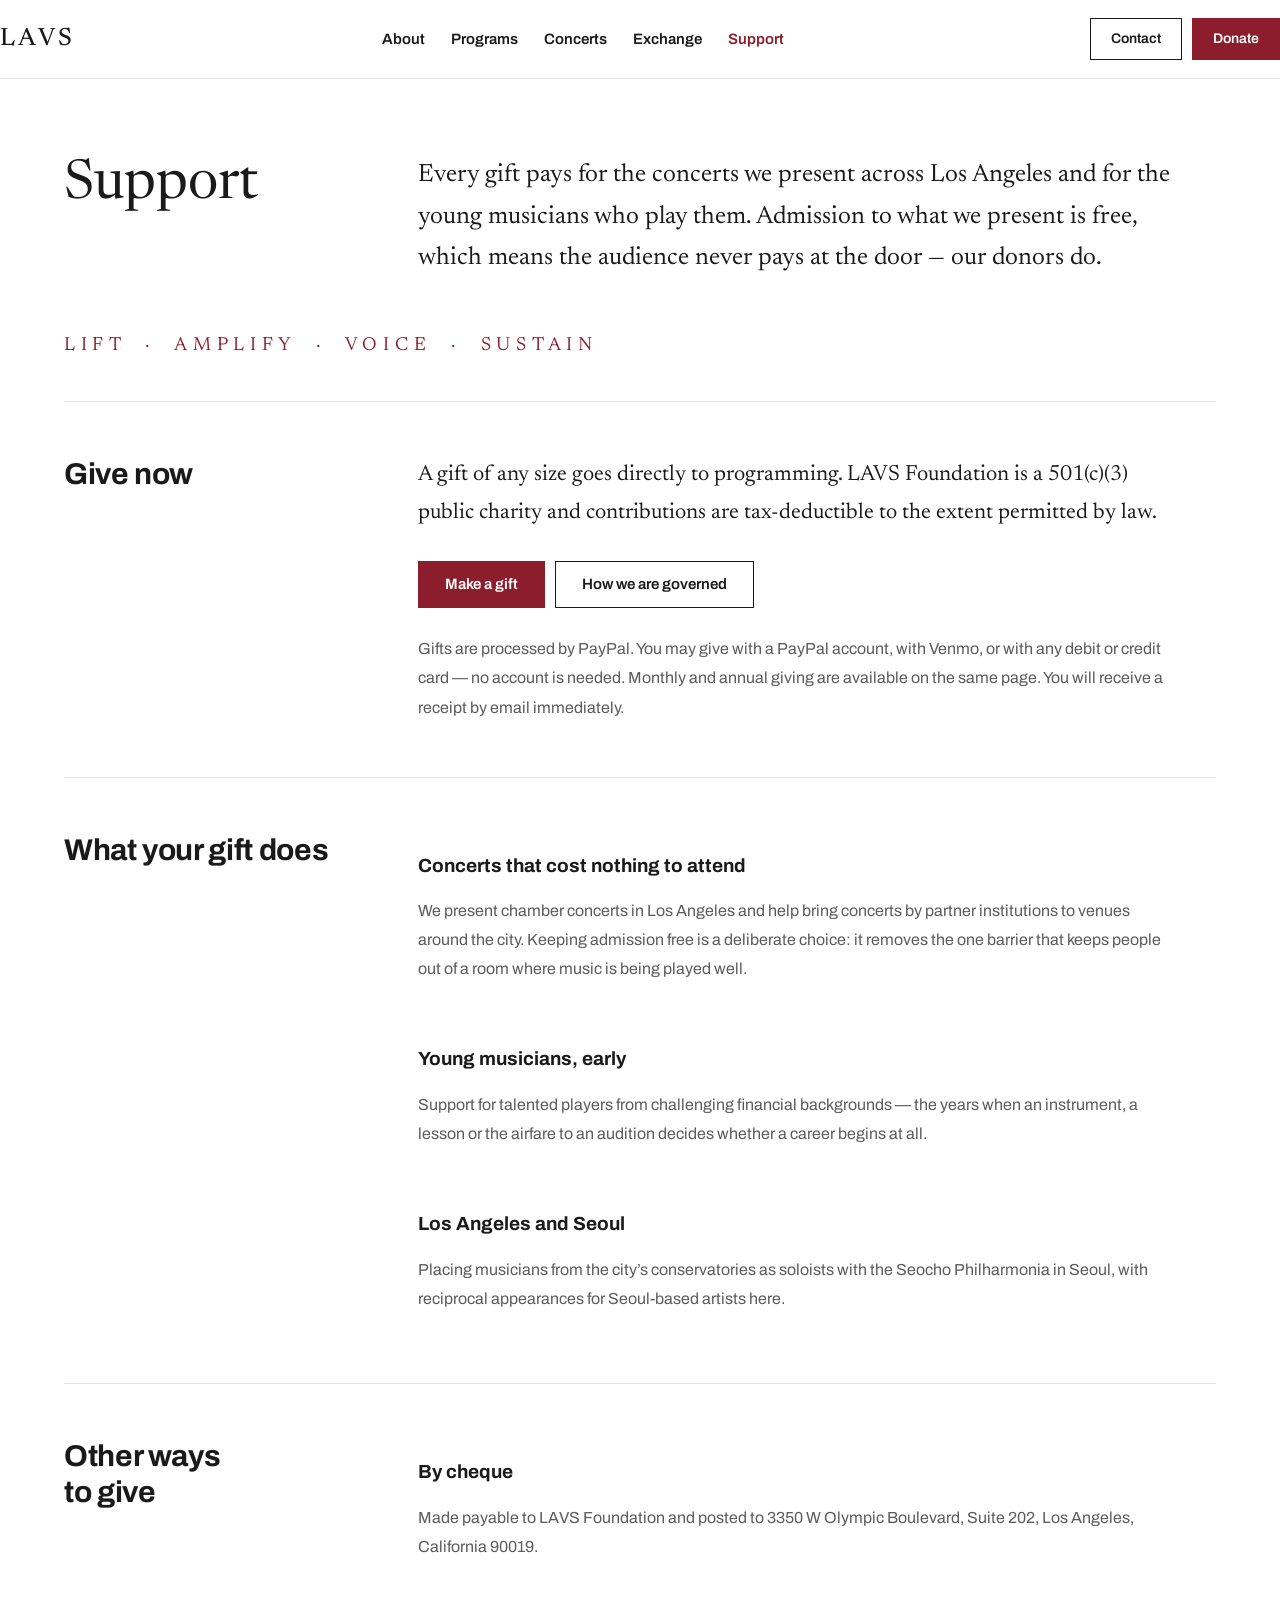
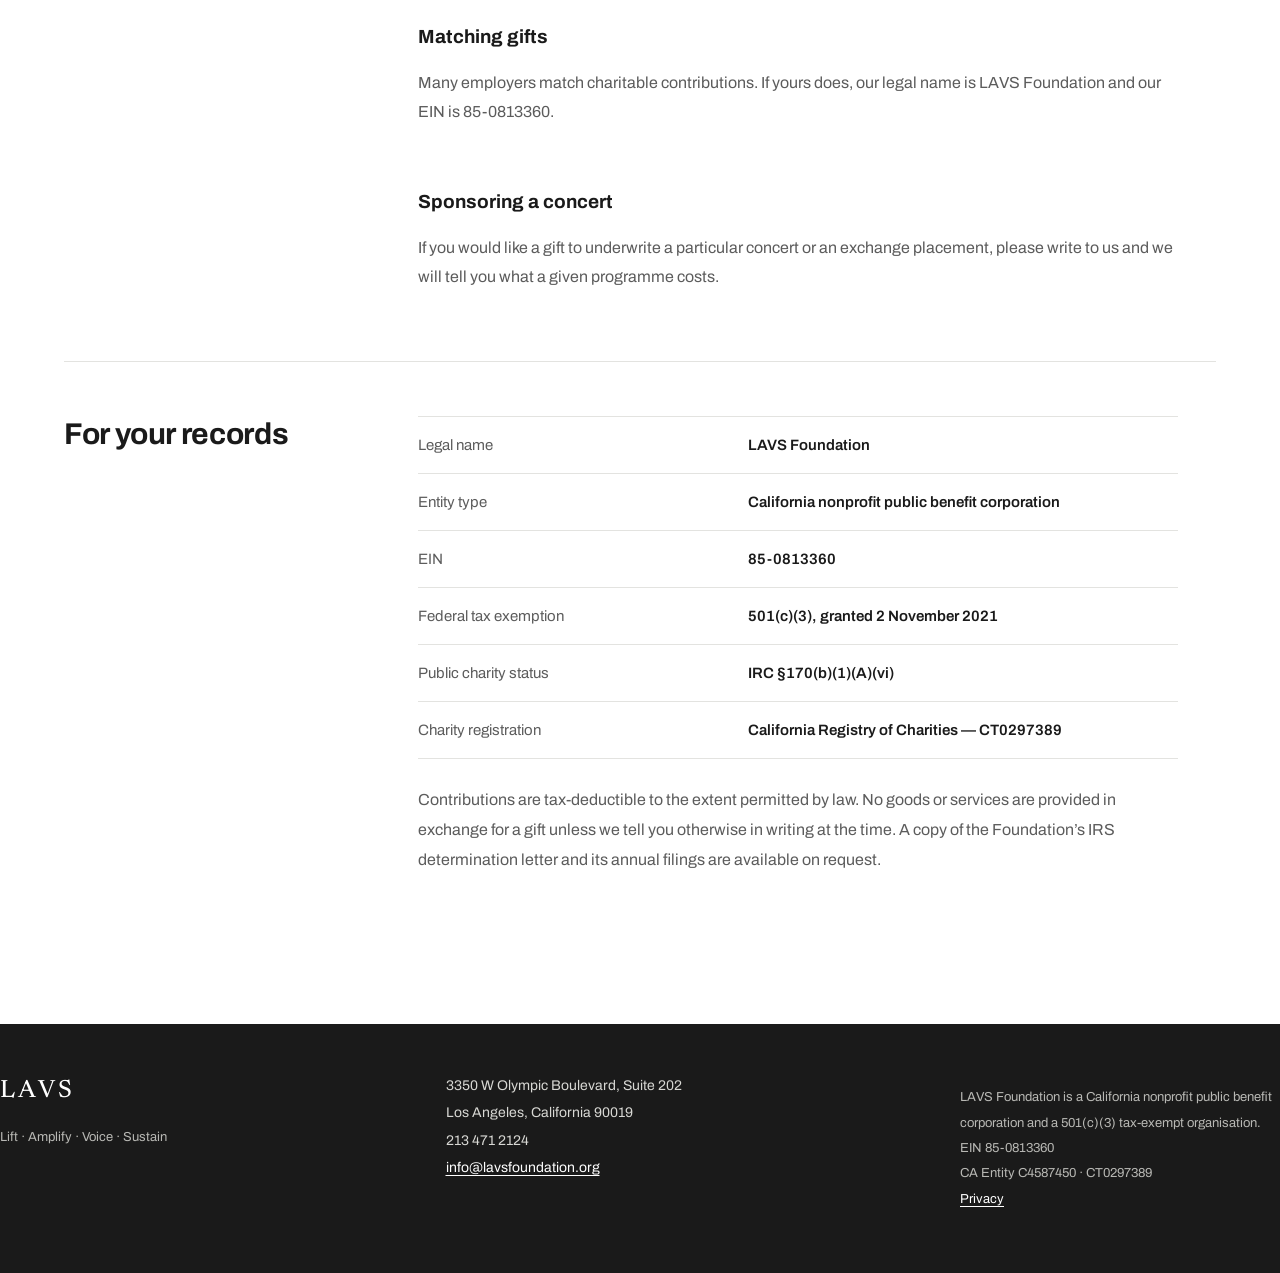
<file: support.html>
<!doctype html>
<html lang="en">
<head>
<!-- Google tag (gtag.js) -->
<script async src="https://www.googletagmanager.com/gtag/js?id=G-RJKLTSGVB6"></script>
<script>
  window.dataLayer = window.dataLayer || [];
  function gtag(){dataLayer.push(arguments);}
  gtag('js', new Date());
  gtag('config', 'G-RJKLTSGVB6');
</script>
<meta charset="utf-8">
<meta name="viewport" content="width=device-width, initial-scale=1">
<title>Support — LAVS Foundation</title>
<meta name="description" content="Support LAVS Foundation. Gifts fund the concerts we present in Los Angeles and the young musicians who play them. A 501(c)(3) nonprofit, EIN 85-0813360.">
<meta property="og:title" content="Support — LAVS Foundation">
<meta property="og:type" content="website">
<link rel="preconnect" href="https://fonts.gstatic.com" crossorigin>
<link rel="stylesheet" href="https://fonts.googleapis.com/css2?family=Newsreader:opsz,wght@6..72,300;6..72,400;6..72,500&family=Archivo:wght@400;500;600;700&display=swap">
<link rel="stylesheet" href="styles.css">
</head>
<body>

<a class="skip" href="#main">Skip to content</a>

<header class="masthead">
  <div class="wrap masthead__inner">
    <a class="wordmark" href="index.html">LAVS</a>

    <nav class="nav" id="nav" aria-label="Main">
      <a href="about.html">About</a>
      <a href="index.html#programs">Programs</a>
      <a href="index.html#upcoming">Concerts</a>
      <a href="index.html#programs">Exchange</a>
      <a href="support.html" aria-current="page">Support</a>
    </nav>

    <div class="masthead__actions">
      <a class="btn btn--ghost-desktop" href="#contact">Contact</a>
      <a class="btn btn--solid" href="https://www.paypal.com/donate/?hosted_button_id=WNF7NLER56RG4" target="_blank" rel="noopener">Donate</a>
      <button class="navtoggle" id="navtoggle" aria-expanded="false" aria-controls="nav">
        <span class="navtoggle__bars" aria-hidden="true"></span>Menu
      </button>
    </div>
  </div>
  <div class="wrap" id="navmobile"></div>
</header>

<main id="main">
  <div class="wrap">

    <div class="pagehead">
      <h1>Support</h1>
      <p>Every gift pays for the concerts we present across Los Angeles and for the young musicians who play them. Admission to what we present is free, which means the audience never pays at the door &mdash; our donors do.</p>
    </div>

    <p class="motto">Lift &nbsp;&middot;&nbsp; Amplify &nbsp;&middot;&nbsp; Voice &nbsp;&middot;&nbsp; Sustain</p>

    <section class="split" id="give" style="margin-top:40px">
      <h2>Give now</h2>
      <div class="split__body">
        <p class="lead">A gift of any size goes directly to programming. LAVS Foundation is a 501(c)(3) public charity and contributions are tax-deductible to the extent permitted by law.</p>
        <div class="lede__cta" style="margin-top:28px">
          <a class="btn btn--solid btn--lg" href="https://www.paypal.com/donate/?hosted_button_id=WNF7NLER56RG4" target="_blank" rel="noopener">Make a gift</a>
          <a class="btn btn--lg" href="about.html">How we are governed</a>
        </div>
        <p class="note" style="margin-top:26px">Gifts are processed by PayPal. You may give with a PayPal account, with Venmo, or with any debit or credit card &mdash; no account is needed. Monthly and annual giving are available on the same page. You will receive a receipt by email immediately.</p>
      </div>
    </section>

    <section class="split">
      <h2>What your gift does</h2>
      <div class="split__body stack">
        <div>
          <h3 class="stack__t">Concerts that cost nothing to attend</h3>
          <p class="stack__d">We present chamber concerts in Los Angeles and help bring concerts by partner institutions to venues around the city. Keeping admission free is a deliberate choice: it removes the one barrier that keeps people out of a room where music is being played well.</p>
        </div>
        <div>
          <h3 class="stack__t">Young musicians, early</h3>
          <p class="stack__d">Support for talented players from challenging financial backgrounds &mdash; the years when an instrument, a lesson or the airfare to an audition decides whether a career begins at all.</p>
        </div>
        <div>
          <h3 class="stack__t">Los Angeles and Seoul</h3>
          <p class="stack__d">Placing musicians from the city&rsquo;s conservatories as soloists with the Seocho Philharmonia in Seoul, with reciprocal appearances for Seoul-based artists here.</p>
        </div>
      </div>
    </section>

    <section class="split">
      <h2>Other ways<br>to give</h2>
      <div class="split__body stack">
        <div>
          <h3 class="stack__t">By cheque</h3>
          <p class="stack__d">Made payable to LAVS Foundation and posted to 3350 W Olympic Boulevard, Suite 202, Los Angeles, California 90019.</p>
        </div>
        <div>
          <h3 class="stack__t">Matching gifts</h3>
          <p class="stack__d">Many employers match charitable contributions. If yours does, our legal name is LAVS Foundation and our EIN is 85-0813360.</p>
        </div>
        <div>
          <h3 class="stack__t">Sponsoring a concert</h3>
          <p class="stack__d">If you would like a gift to underwrite a particular concert or an exchange placement, please write to us and we will tell you what a given programme costs.</p>
        </div>
      </div>
    </section>

    <section class="split">
      <h2>For your records</h2>
      <div class="split__body">
        <div class="rows">
          <div class="row"><div class="row__k">Legal name</div><div class="row__v">LAVS Foundation</div></div>
          <div class="row"><div class="row__k">Entity type</div><div class="row__v">California nonprofit public benefit corporation</div></div>
          <div class="row"><div class="row__k">EIN</div><div class="row__v">85-0813360</div></div>
          <div class="row"><div class="row__k">Federal tax exemption</div><div class="row__v">501(c)(3), granted 2 November 2021</div></div>
          <div class="row"><div class="row__k">Public charity status</div><div class="row__v">IRC &sect;170(b)(1)(A)(vi)</div></div>
          <div class="row"><div class="row__k">Charity registration</div><div class="row__v">California Registry of Charities &mdash; CT0297389</div></div>
        </div>
        <p class="note" style="margin-top:26px">Contributions are tax-deductible to the extent permitted by law. No goods or services are provided in exchange for a gift unless we tell you otherwise in writing at the time. A copy of the Foundation&rsquo;s IRS determination letter and its annual filings are available on request.</p>
      </div>
    </section>

  </div>
</main>

<footer class="foot" id="contact">
  <div class="wrap foot__inner">
    <div>
      <div class="foot__mark">LAVS</div>
      <p class="foot__motto">Lift &middot; Amplify &middot; Voice &middot; Sustain</p>
    </div>
    <address class="foot__contact" style="font-style:normal">
      3350 W Olympic Boulevard, Suite 202<br>
      Los Angeles, California 90019<br>
      213&thinsp;471&thinsp;2124<br>
      <a href="mailto:info@lavsfoundation.org">info@lavsfoundation.org</a>
    </address>
    <p class="foot__legal">
      LAVS Foundation is a California nonprofit public benefit corporation and a 501(c)(3) tax-exempt organisation.<br>
      EIN 85-0813360<br>
      CA Entity C4587450 &middot; CT0297389<br>
      <a href="privacy.html">Privacy</a>
    </p>
  </div>
</footer>

<script>
(function () {
  var btn = document.getElementById('navtoggle');
  var nav = document.getElementById('nav');
  var slot = document.getElementById('navmobile');
  if (!btn || !nav || !slot) return;
  btn.addEventListener('click', function () {
    var open = btn.getAttribute('aria-expanded') === 'true';
    btn.setAttribute('aria-expanded', String(!open));
    if (open) {
      nav.classList.remove('nav--open');
      nav.style.display = '';
    } else {
      slot.appendChild(nav);
      nav.classList.add('nav--open');
      nav.style.display = 'flex';
    }
  });
})();
</script>

</body>
</html>
</file>
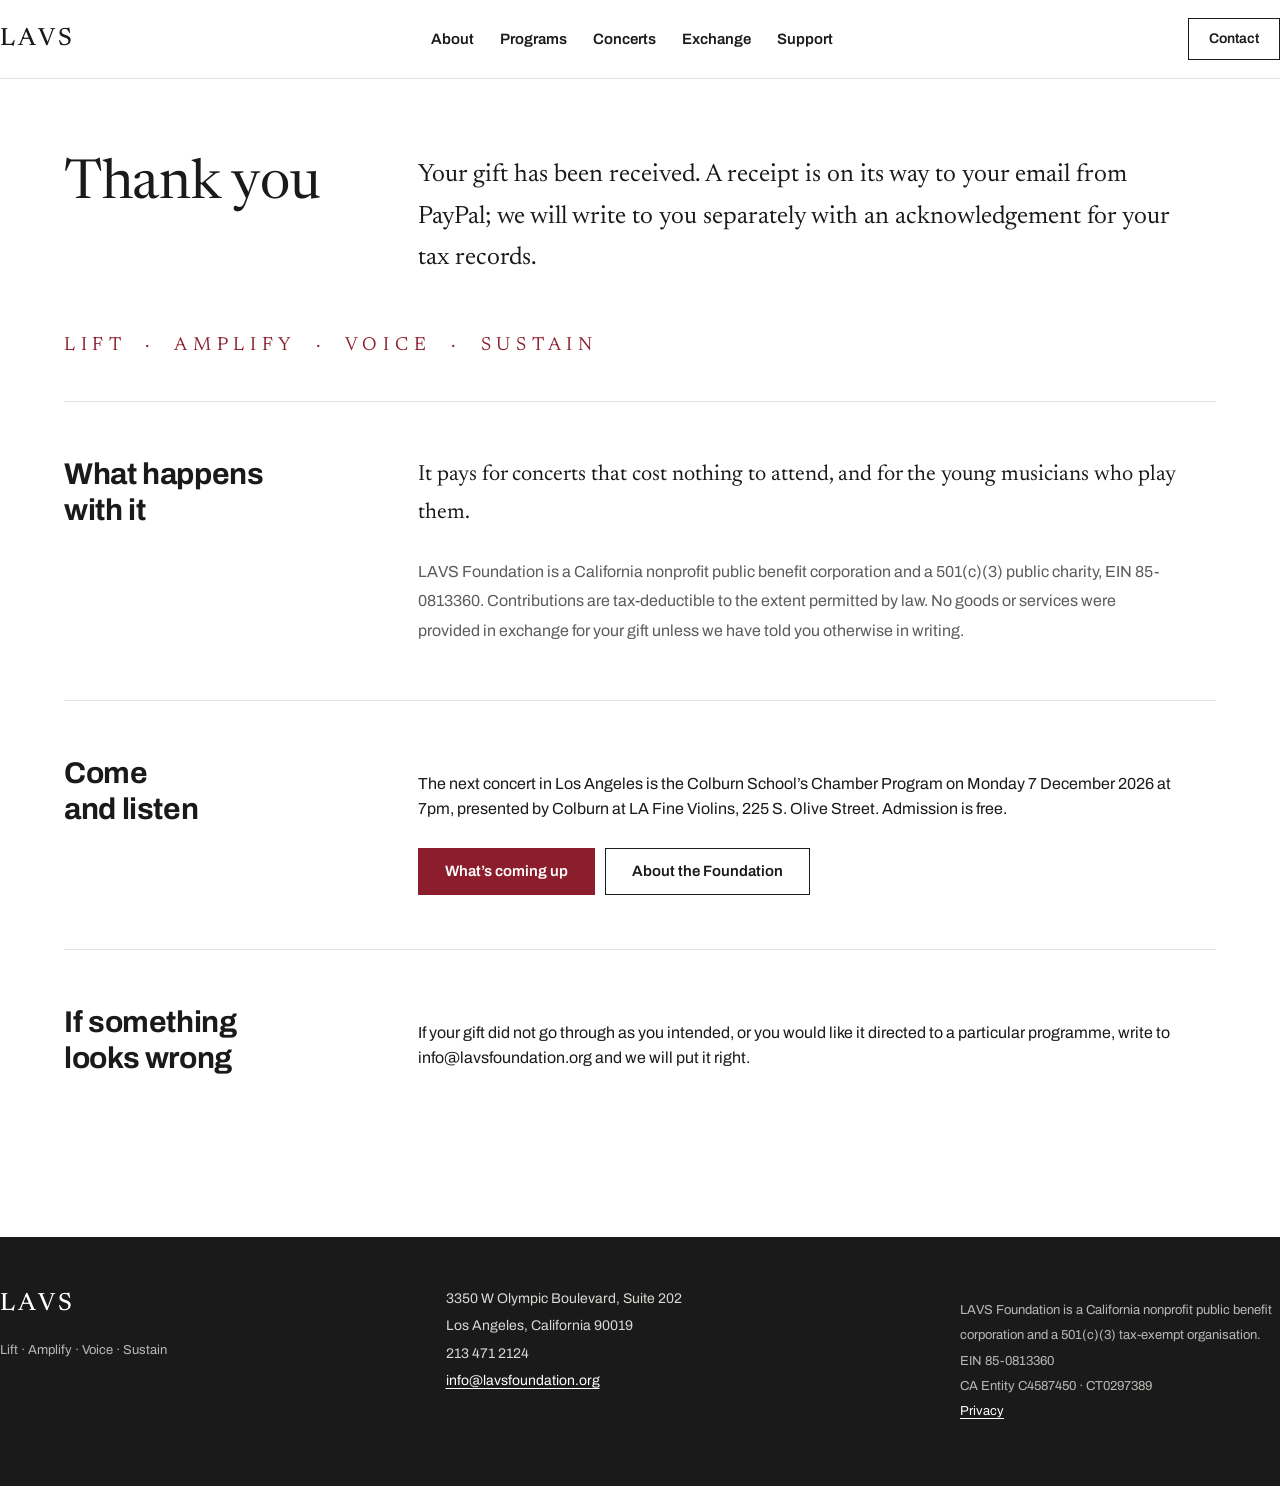
<file: thank-you.html>
<!doctype html>
<html lang="en">
<head>
<!-- Google tag (gtag.js) -->
<script async src="https://www.googletagmanager.com/gtag/js?id=G-RJKLTSGVB6"></script>
<script>
  window.dataLayer = window.dataLayer || [];
  function gtag(){dataLayer.push(arguments);}
  gtag('js', new Date());
  gtag('config', 'G-RJKLTSGVB6');
</script>
<meta charset="utf-8">
<meta name="viewport" content="width=device-width, initial-scale=1">
<title>Thank you — LAVS Foundation</title>
<meta name="description" content="Thank you for supporting LAVS Foundation.">
<meta name="robots" content="noindex">
<link rel="preconnect" href="https://fonts.gstatic.com" crossorigin>
<link rel="stylesheet" href="https://fonts.googleapis.com/css2?family=Newsreader:opsz,wght@6..72,300;6..72,400;6..72,500&family=Archivo:wght@400;500;600;700&display=swap">
<link rel="stylesheet" href="styles.css">
</head>
<body>

<a class="skip" href="#main">Skip to content</a>

<header class="masthead">
  <div class="wrap masthead__inner">
    <a class="wordmark" href="index.html">LAVS</a>

    <nav class="nav" id="nav" aria-label="Main">
      <a href="about.html">About</a>
      <a href="index.html#programs">Programs</a>
      <a href="index.html#upcoming">Concerts</a>
      <a href="index.html#programs">Exchange</a>
      <a href="support.html">Support</a>
    </nav>

    <div class="masthead__actions">
      <a class="btn btn--ghost-desktop" href="#contact">Contact</a>
      <button class="navtoggle" id="navtoggle" aria-expanded="false" aria-controls="nav">
        <span class="navtoggle__bars" aria-hidden="true"></span>Menu
      </button>
    </div>
  </div>
  <div class="wrap" id="navmobile"></div>
</header>

<main id="main">
  <div class="wrap">

    <div class="pagehead">
      <h1>Thank you</h1>
      <p>Your gift has been received. A receipt is on its way to your email from PayPal; we will write to you separately with an acknowledgement for your tax records.</p>
    </div>

    <p class="motto">Lift &nbsp;&middot;&nbsp; Amplify &nbsp;&middot;&nbsp; Voice &nbsp;&middot;&nbsp; Sustain</p>

    <section class="split" style="margin-top:40px">
      <h2>What happens<br>with it</h2>
      <div class="split__body">
        <p class="lead">It pays for concerts that cost nothing to attend, and for the young musicians who play them.</p>
        <p class="note">LAVS Foundation is a California nonprofit public benefit corporation and a 501(c)(3) public charity, EIN 85-0813360. Contributions are tax-deductible to the extent permitted by law. No goods or services were provided in exchange for your gift unless we have told you otherwise in writing.</p>
      </div>
    </section>

    <section class="split">
      <h2>Come<br>and listen</h2>
      <div class="split__body">
        <p class="measure">The next concert in Los Angeles is the Colburn School&rsquo;s Chamber Program on Monday 7 December 2026 at 7pm, presented by Colburn at LA Fine Violins, 225 S. Olive Street. Admission is free.</p>
        <div class="lede__cta" style="margin-top:26px">
          <a class="btn btn--solid btn--lg" href="index.html#upcoming">What&rsquo;s coming up</a>
          <a class="btn btn--lg" href="about.html">About the Foundation</a>
        </div>
      </div>
    </section>

    <section class="split">
      <h2>If something<br>looks wrong</h2>
      <div class="split__body">
        <p class="measure">If your gift did not go through as you intended, or you would like it directed to a particular programme, write to <a href="mailto:info@lavsfoundation.org">info@lavsfoundation.org</a> and we will put it right.</p>
      </div>
    </section>

  </div>
</main>

<footer class="foot" id="contact">
  <div class="wrap foot__inner">
    <div>
      <div class="foot__mark">LAVS</div>
      <p class="foot__motto">Lift &middot; Amplify &middot; Voice &middot; Sustain</p>
    </div>
    <address class="foot__contact" style="font-style:normal">
      3350 W Olympic Boulevard, Suite 202<br>
      Los Angeles, California 90019<br>
      213&thinsp;471&thinsp;2124<br>
      <a href="mailto:info@lavsfoundation.org">info@lavsfoundation.org</a>
    </address>
    <p class="foot__legal">
      LAVS Foundation is a California nonprofit public benefit corporation and a 501(c)(3) tax-exempt organisation.<br>
      EIN 85-0813360<br>
      CA Entity C4587450 &middot; CT0297389<br>
      <a href="privacy.html">Privacy</a>
    </p>
  </div>
</footer>

<script>
(function () {
  var btn = document.getElementById('navtoggle');
  var nav = document.getElementById('nav');
  var slot = document.getElementById('navmobile');
  if (!btn || !nav || !slot) return;
  btn.addEventListener('click', function () {
    var open = btn.getAttribute('aria-expanded') === 'true';
    btn.setAttribute('aria-expanded', String(!open));
    if (open) {
      nav.classList.remove('nav--open');
      nav.style.display = '';
    } else {
      slot.appendChild(nav);
      nav.classList.add('nav--open');
      nav.style.display = 'flex';
    }
  });
})();
</script>

</body>
</html>
</file>
<file: styles.css>
/* LAVS Foundation — lavsfoundation.org */

:root {
  --ink:    #1A1A1A;
  --muted:  #5C5C5C;
  --faint:  #8A8A85;
  --rule:   #E3E3E0;
  --plate:  #E8E7E4;
  --accent: #8C1D2C;
  --accent-dark: #6E1623;
  --bg:     #FFFFFF;

  --serif: Newsreader, Georgia, "Times New Roman", serif;
  --sans:  Archivo, "Helvetica Neue", Helvetica, Arial, sans-serif;

  --gutter: 24px;
  --max: 1312px;
}

@media (min-width: 760px)  { :root { --gutter: 40px; } }
@media (min-width: 1100px) { :root { --gutter: 64px; } }

*, *::before, *::after { box-sizing: border-box; }

html { -webkit-text-size-adjust: 100%; scroll-behavior: smooth; }

body {
  margin: 0;
  background: var(--bg);
  color: var(--ink);
  font-family: var(--sans);
  font-size: 16px;
  line-height: 1.6;
  -webkit-font-smoothing: antialiased;
}

img { max-width: 100%; height: auto; display: block; }

a { color: var(--ink); text-decoration: none; }
a:hover { color: var(--accent); }

:focus-visible { outline: 2px solid var(--accent); outline-offset: 3px; }

.wrap { max-width: var(--max); margin: 0 auto; padding: 0 var(--gutter); }

.skip {
  position: absolute; left: -9999px; top: 0;
  background: var(--ink); color: #fff; padding: 12px 18px; z-index: 100;
}
.skip:focus { left: 0; color: #fff; }

/* ---------- header ---------- */

.masthead { border-bottom: 1px solid var(--rule); }

.masthead__inner {
  display: flex; align-items: center; justify-content: space-between;
  gap: 20px; padding: 18px 0;
}

.wordmark {
  font-family: var(--serif); font-weight: 500; font-size: 25px;
  letter-spacing: 0.13em; line-height: 1; white-space: nowrap;
}

.nav { display: flex; align-items: center; gap: 26px; }
.nav a { font-size: 15px; font-weight: 600; }
.nav a[aria-current="page"] { color: var(--accent); }

.masthead__actions { display: flex; align-items: center; gap: 10px; }

.btn {
  display: inline-block; font-family: var(--sans);
  font-size: 14px; font-weight: 600; line-height: 1;
  padding: 13px 20px; border: 1px solid var(--ink); background: none;
  cursor: pointer; white-space: nowrap;
}
.btn:hover { background: var(--ink); color: #fff; }

.btn--solid { background: var(--accent); border-color: var(--accent); color: #fff; }
.btn--solid:hover { background: var(--accent-dark); border-color: var(--accent-dark); color: #fff; }

.btn--lg { font-size: 15px; padding: 15px 26px; }

.navtoggle { display: none; }

@media (max-width: 1023px) {
  .nav, .masthead__actions .btn--ghost-desktop { display: none; }
  .navtoggle {
    display: inline-flex; align-items: center; gap: 9px;
    font-family: var(--sans); font-size: 14px; font-weight: 600;
    background: none; border: 1px solid var(--ink); padding: 12px 16px; cursor: pointer;
  }
  .navtoggle__bars { display: block; width: 16px; height: 10px; position: relative; }
  .navtoggle__bars::before,
  .navtoggle__bars::after {
    content: ""; position: absolute; left: 0; width: 16px; height: 1.5px; background: var(--ink);
  }
  .navtoggle__bars::before { top: 0; }
  .navtoggle__bars::after  { bottom: 0; }

  .nav--open {
    display: flex; flex-direction: column; align-items: flex-start; gap: 0;
    padding: 4px 0 20px;
  }
  .nav--open a {
    display: block; width: 100%; padding: 15px 0;
    border-top: 1px solid var(--rule); font-size: 17px;
  }
}

/* ---------- hero ---------- */

.hero { background: var(--plate); overflow: hidden; }
.hero img { width: 100%; height: clamp(190px, 33vw, 470px); object-fit: cover; }

.lede {
  display: flex; gap: 40px; align-items: flex-end;
  justify-content: space-between; padding-top: 44px;
}
.lede__text { max-width: 760px; }

h1 {
  margin: 0;
  font-family: var(--serif); font-weight: 400;
  font-size: clamp(32px, 5.4vw, 55px); line-height: 1.14;
  letter-spacing: -0.005em;
}

.lede__aside { flex-shrink: 0; max-width: 400px; }
.lede__aside p { margin: 0 0 20px; font-size: 17px; line-height: 1.7; color: var(--muted); }
.lede__cta { display: flex; flex-wrap: wrap; gap: 10px; }

@media (max-width: 1023px) {
  .lede { flex-direction: column; align-items: stretch; gap: 26px; padding-top: 36px; }
  .lede__aside { max-width: none; }
}

.motto {
  font-family: var(--serif); font-size: clamp(14px, 2.2vw, 19px);
  letter-spacing: 0.3em; text-transform: uppercase; color: var(--accent);
  padding-top: 32px;
}

/* ---------- utility strip ---------- */

.facts {
  display: grid; gap: 28px 36px;
  grid-template-columns: repeat(4, minmax(0, 1fr));
  margin-top: 34px; padding-top: 28px; border-top: 1px solid var(--rule);
}
@media (max-width: 1023px) { .facts { grid-template-columns: repeat(2, minmax(0, 1fr)); } }
@media (max-width: 599px)  { .facts { grid-template-columns: 1fr; gap: 22px; } }

.fact { display: flex; gap: 12px; }
.fact svg { flex-shrink: 0; margin-top: 2px; }
.fact__t { font-size: 15px; font-weight: 700; margin-bottom: 5px; }
.fact__d { font-size: 14px; line-height: 1.55; color: var(--muted); }

/* ---------- sections ---------- */

.section { padding-top: clamp(56px, 7vw, 76px); }

.section__head {
  display: flex; justify-content: space-between; align-items: baseline;
  gap: 20px; margin-bottom: 24px;
}

h2 {
  margin: 0;
  font-size: clamp(24px, 3.6vw, 30px); font-weight: 700;
  letter-spacing: -0.012em; line-height: 1.2;
}

.more { font-size: 15px; font-weight: 600; white-space: nowrap; }

/* ---------- programme cards ---------- */

.cards {
  display: grid; gap: 30px 22px;
  grid-template-columns: repeat(4, minmax(0, 1fr));
}
@media (max-width: 1023px) { .cards { grid-template-columns: repeat(2, minmax(0, 1fr)); } }
@media (max-width: 599px)  { .cards { grid-template-columns: 1fr; } }

.card__plate {
  aspect-ratio: 4 / 3; background: var(--plate);
  display: flex; align-items: center; justify-content: center;
  margin-bottom: 14px;
}
.card__plate { overflow: hidden; }
.card__plate img { width: 100%; height: 100%; object-fit: cover; display: block; }
.card__plate span {
  font-size: 11px; letter-spacing: 0.2em; text-transform: uppercase; color: var(--muted);
}
.card__t { font-size: 18px; font-weight: 700; margin-bottom: 6px; }
.card__t em { font-style: normal; font-weight: 400; color: var(--accent); }
.card__d { font-size: 14px; line-height: 1.6; color: var(--muted); }

/* ---------- purpose ---------- */

.purpose {
  display: flex; gap: clamp(28px, 5vw, 72px);
  margin-top: clamp(60px, 8vw, 82px);
  padding: clamp(38px, 5vw, 54px) 0;
  border-top: 1px solid var(--rule); border-bottom: 1px solid var(--rule);
}
.purpose h2 { width: 290px; flex-shrink: 0; }
.purpose p {
  margin: 0; max-width: 820px;
  font-family: var(--serif); font-size: clamp(19px, 2.6vw, 25px); line-height: 1.66;
}
@media (max-width: 899px) {
  .purpose { flex-direction: column; gap: 20px; }
  .purpose h2 { width: auto; }
}

/* ---------- events ---------- */

.events { display: flex; flex-direction: column; }

.event {
  display: flex; gap: 38px; align-items: baseline;
  padding: 24px 0; border-top: 1px solid var(--rule);
}
.event:last-child { border-bottom: 1px solid var(--rule); }
.event__when { width: 200px; flex-shrink: 0; }
.event__date {
  font-size: 14px; font-weight: 700; letter-spacing: 0.1em;
  text-transform: uppercase; color: var(--accent);
}
.event__time { font-size: 13px; color: var(--muted); margin-top: 3px; }
.event__t { font-size: clamp(18px, 2.4vw, 20px); font-weight: 700; margin-bottom: 5px; }
.event__d { font-size: 14px; line-height: 1.6; color: var(--muted); }

@media (max-width: 759px) {
  .event { flex-direction: column; gap: 10px; }
  .event__when { width: auto; }
  .event__time { display: inline; margin-left: 10px; }
}

/* ---------- about page ---------- */

.pagehead { display: flex; gap: clamp(28px, 5vw, 72px); padding-top: clamp(48px, 6vw, 76px); }
.pagehead h1 { width: 290px; flex-shrink: 0; }
.pagehead p {
  margin: 0; max-width: 760px;
  font-family: var(--serif); font-size: clamp(19px, 2.6vw, 25px); line-height: 1.66;
}
@media (max-width: 899px) {
  .pagehead { flex-direction: column; gap: 18px; }
  .pagehead h1 { width: auto; }
}

.split {
  display: flex; gap: clamp(28px, 5vw, 72px);
  padding: clamp(38px, 5vw, 54px) 0; border-top: 1px solid var(--rule);
}
.split > h2 { width: 290px; flex-shrink: 0; }
.split__body { max-width: 760px; width: 100%; }
@media (max-width: 899px) {
  .split { flex-direction: column; gap: 22px; }
  .split > h2 { width: auto; }
}

.lead { margin: 0 0 24px; font-family: var(--serif); font-size: clamp(18px, 2.3vw, 22px); line-height: 1.75; }
.note { margin: 0; font-size: 16px; line-height: 1.85; color: var(--muted); }

.stack { display: flex; flex-direction: column; gap: 26px; }
.stack__t { font-size: 19px; font-weight: 700; margin-bottom: 7px; }
.stack__t em { font-style: normal; font-weight: 400; color: var(--accent); }
.stack__d { font-size: 16px; line-height: 1.8; color: var(--muted); }

/* board */

.person {
  display: flex; gap: 28px; padding: 30px 0; border-top: 1px solid var(--rule);
}
.person:first-child { border-top: 0; padding-top: 0; }
.person:last-child { border-bottom: 1px solid var(--rule); }
.person__photo {
  width: 118px; height: 148px; flex-shrink: 0; background: var(--plate);
  display: flex; align-items: center; justify-content: center; overflow: hidden;
}
.person__photo img { width: 100%; height: 100%; object-fit: cover; display: block; }
.person__photo span {
  font-size: 9px; letter-spacing: 0.18em; text-transform: uppercase; color: var(--muted);
}
.person__name { font-size: 20px; font-weight: 700; }
.person__role {
  font-size: 13px; letter-spacing: 0.14em; text-transform: uppercase;
  color: var(--accent); margin: 5px 0 11px;
}
.person__bio { font-size: 15px; line-height: 1.8; color: var(--muted); }

@media (max-width: 599px) {
  .person { gap: 18px; }
  .person__photo { width: 84px; height: 106px; }
}

/* filings table */

.rows { display: flex; flex-direction: column; }
.row {
  display: flex; gap: 30px; padding: 16px 0; border-top: 1px solid var(--rule);
}
.row:last-child { border-bottom: 1px solid var(--rule); }
.row__k { width: 300px; flex-shrink: 0; font-size: 15px; color: var(--muted); }
.row__v { font-size: 15px; font-weight: 600; }
@media (max-width: 759px) {
  .row { flex-direction: column; gap: 4px; }
  .row__k { width: auto; }
}

.filebtns { margin-top: 22px; display: flex; flex-wrap: wrap; gap: 10px; }

/* ---------- footer ---------- */

.foot {
  margin-top: clamp(64px, 9vw, 96px);
  background: var(--ink); color: #fff;
}
.foot__inner {
  display: flex; justify-content: space-between; gap: 40px;
  padding: 48px 0;
}
.foot a { color: #fff; text-decoration: underline; text-underline-offset: 3px; }
.foot a:hover { color: #fff; opacity: 0.75; }

.foot__mark {
  font-family: var(--serif); font-size: 25px; font-weight: 500;
  letter-spacing: 0.13em; margin-bottom: 14px;
}
.foot__motto { font-size: 13px; line-height: 1.8; color: #B8B8B4; }
.foot__contact { font-size: 14px; line-height: 1.95; color: #D8D8D4; }
.foot__legal { font-size: 13px; line-height: 1.95; color: #B8B8B4; max-width: 320px; }

@media (max-width: 899px) {
  .foot__inner { flex-direction: column; gap: 30px; }
  .foot__legal { max-width: none; }
}
</file>
